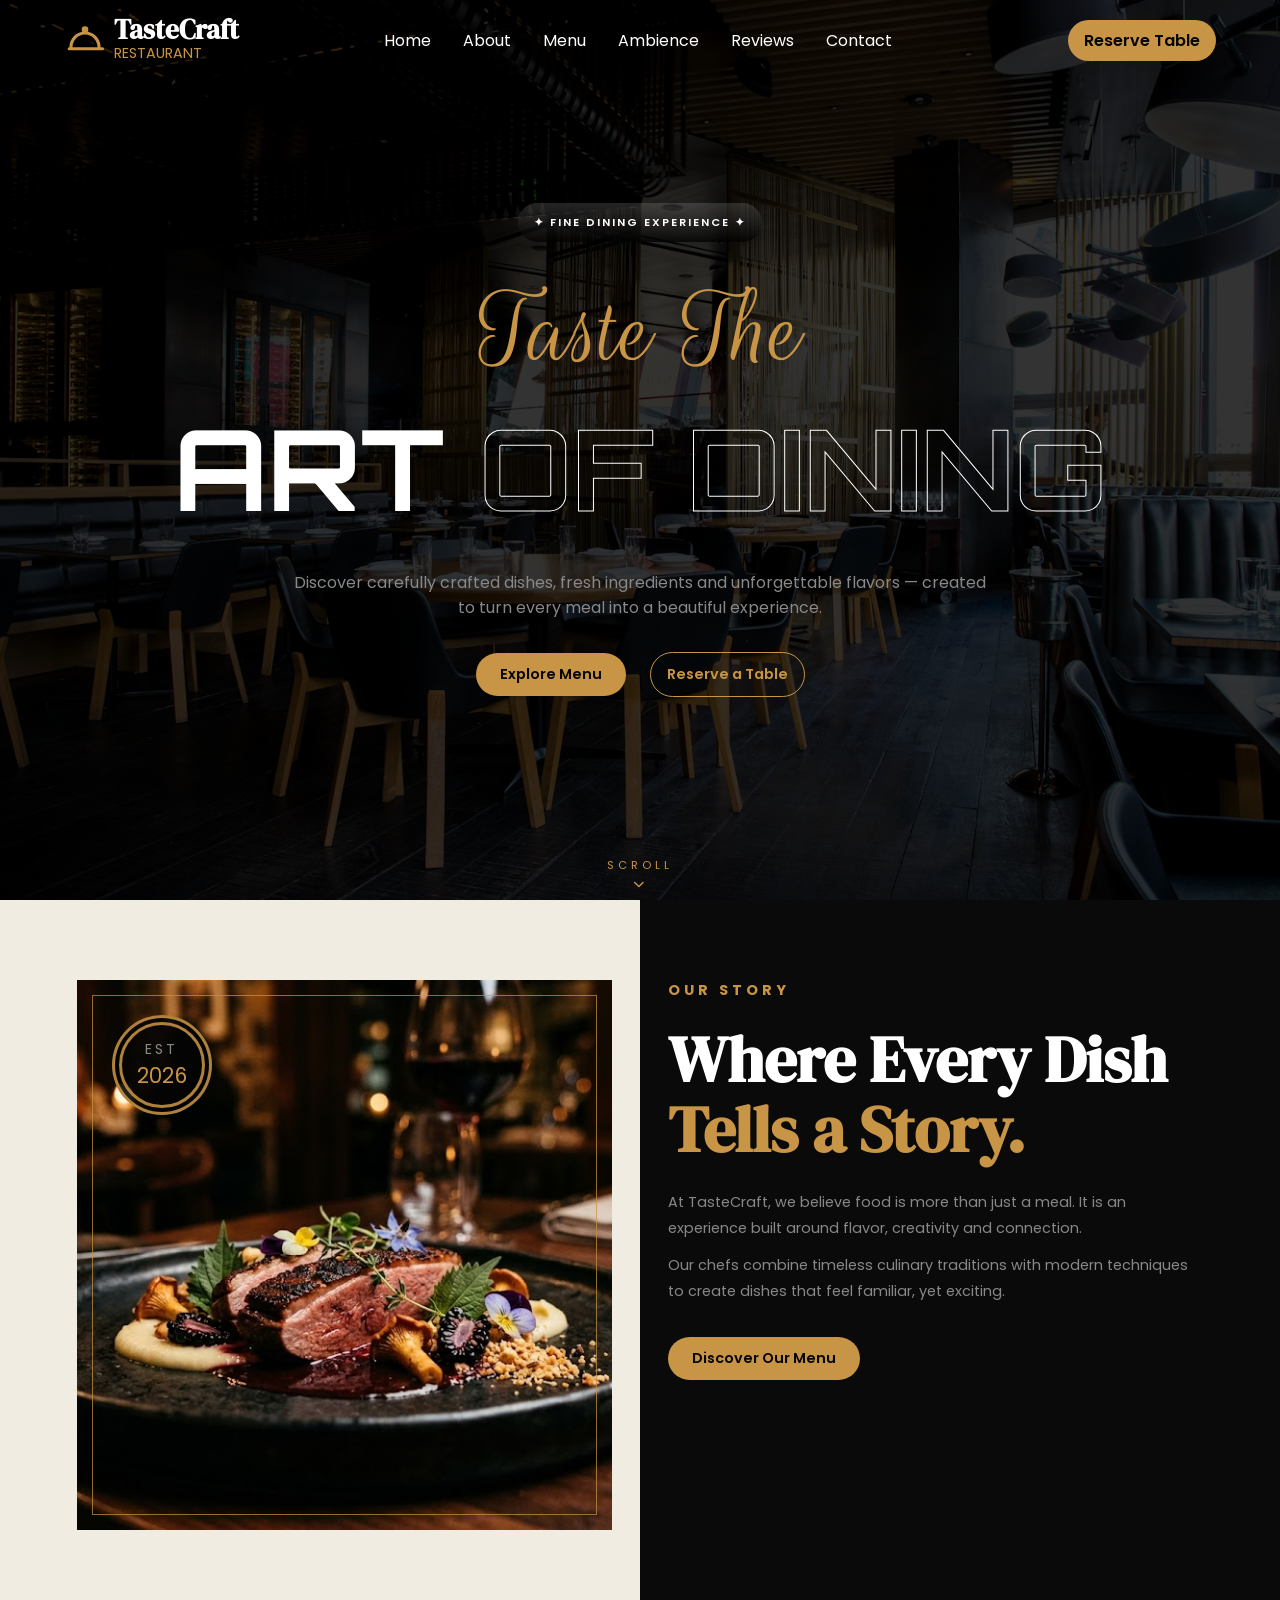
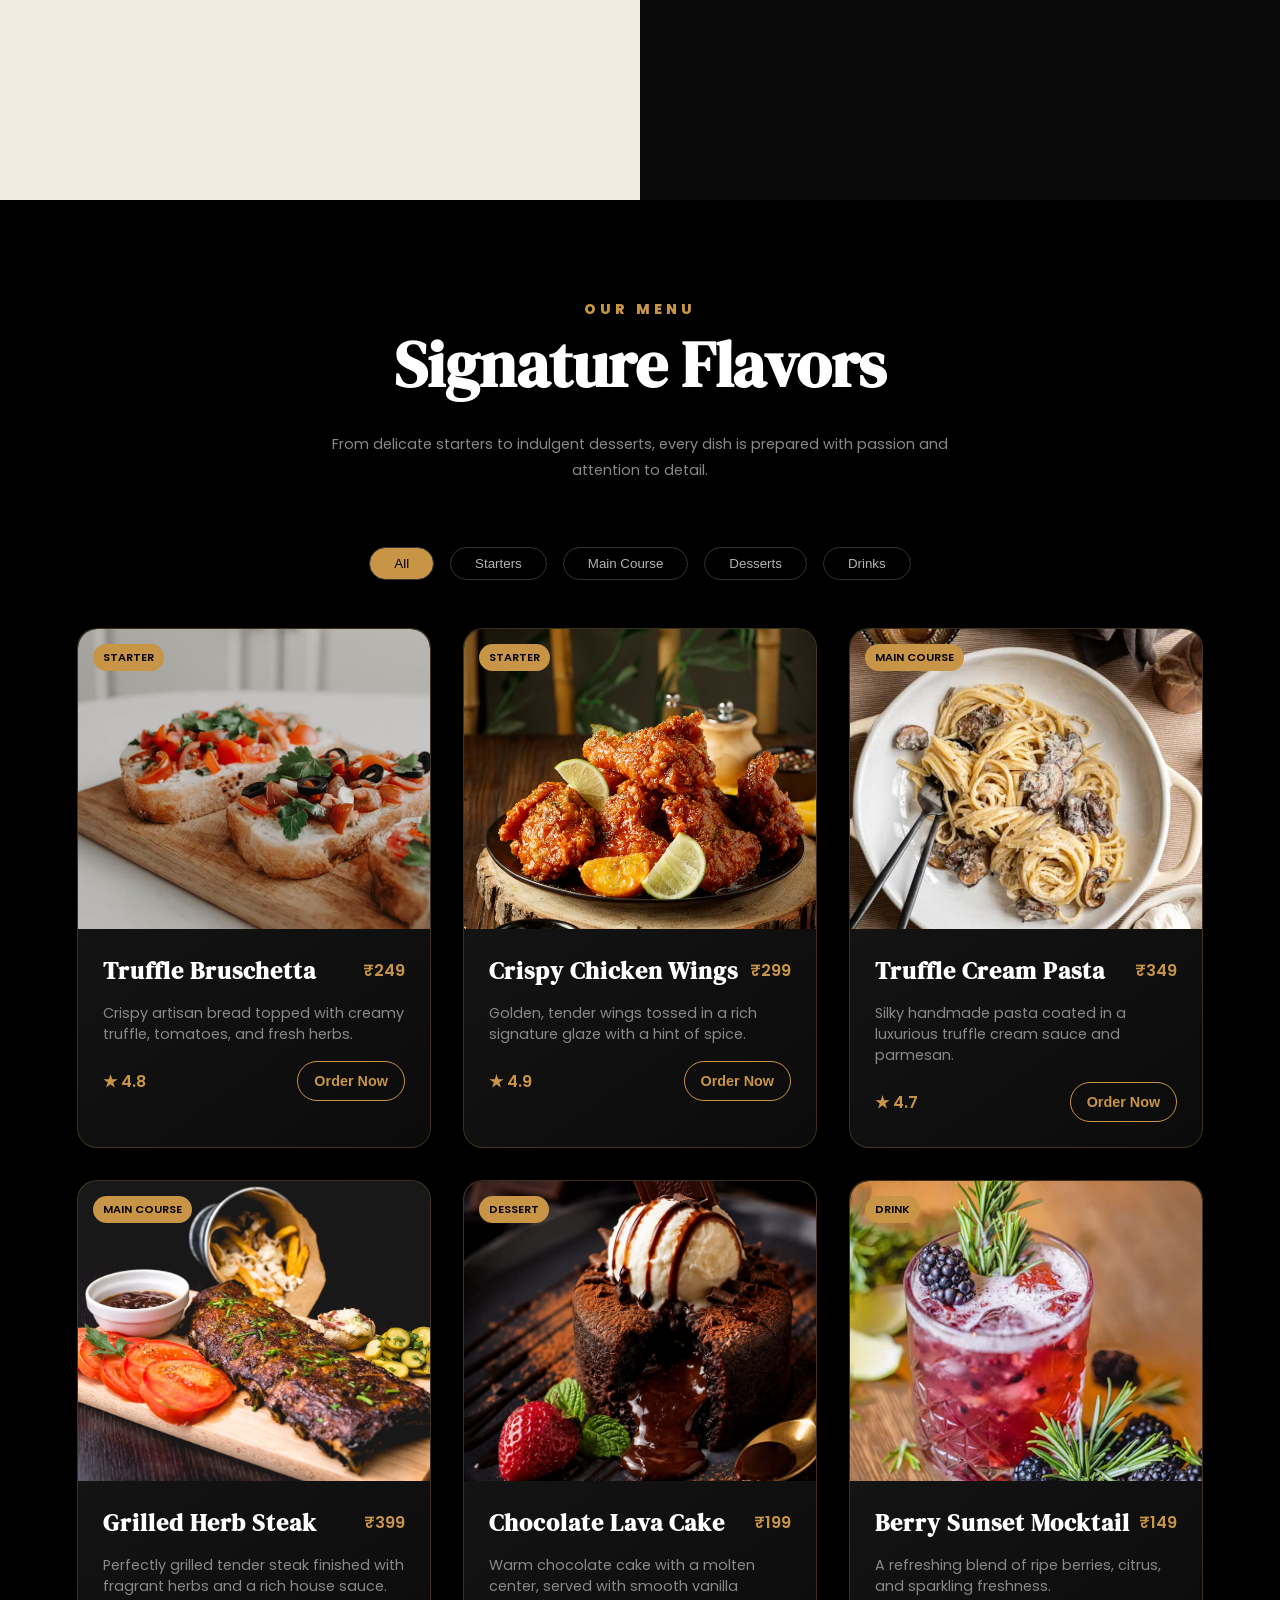
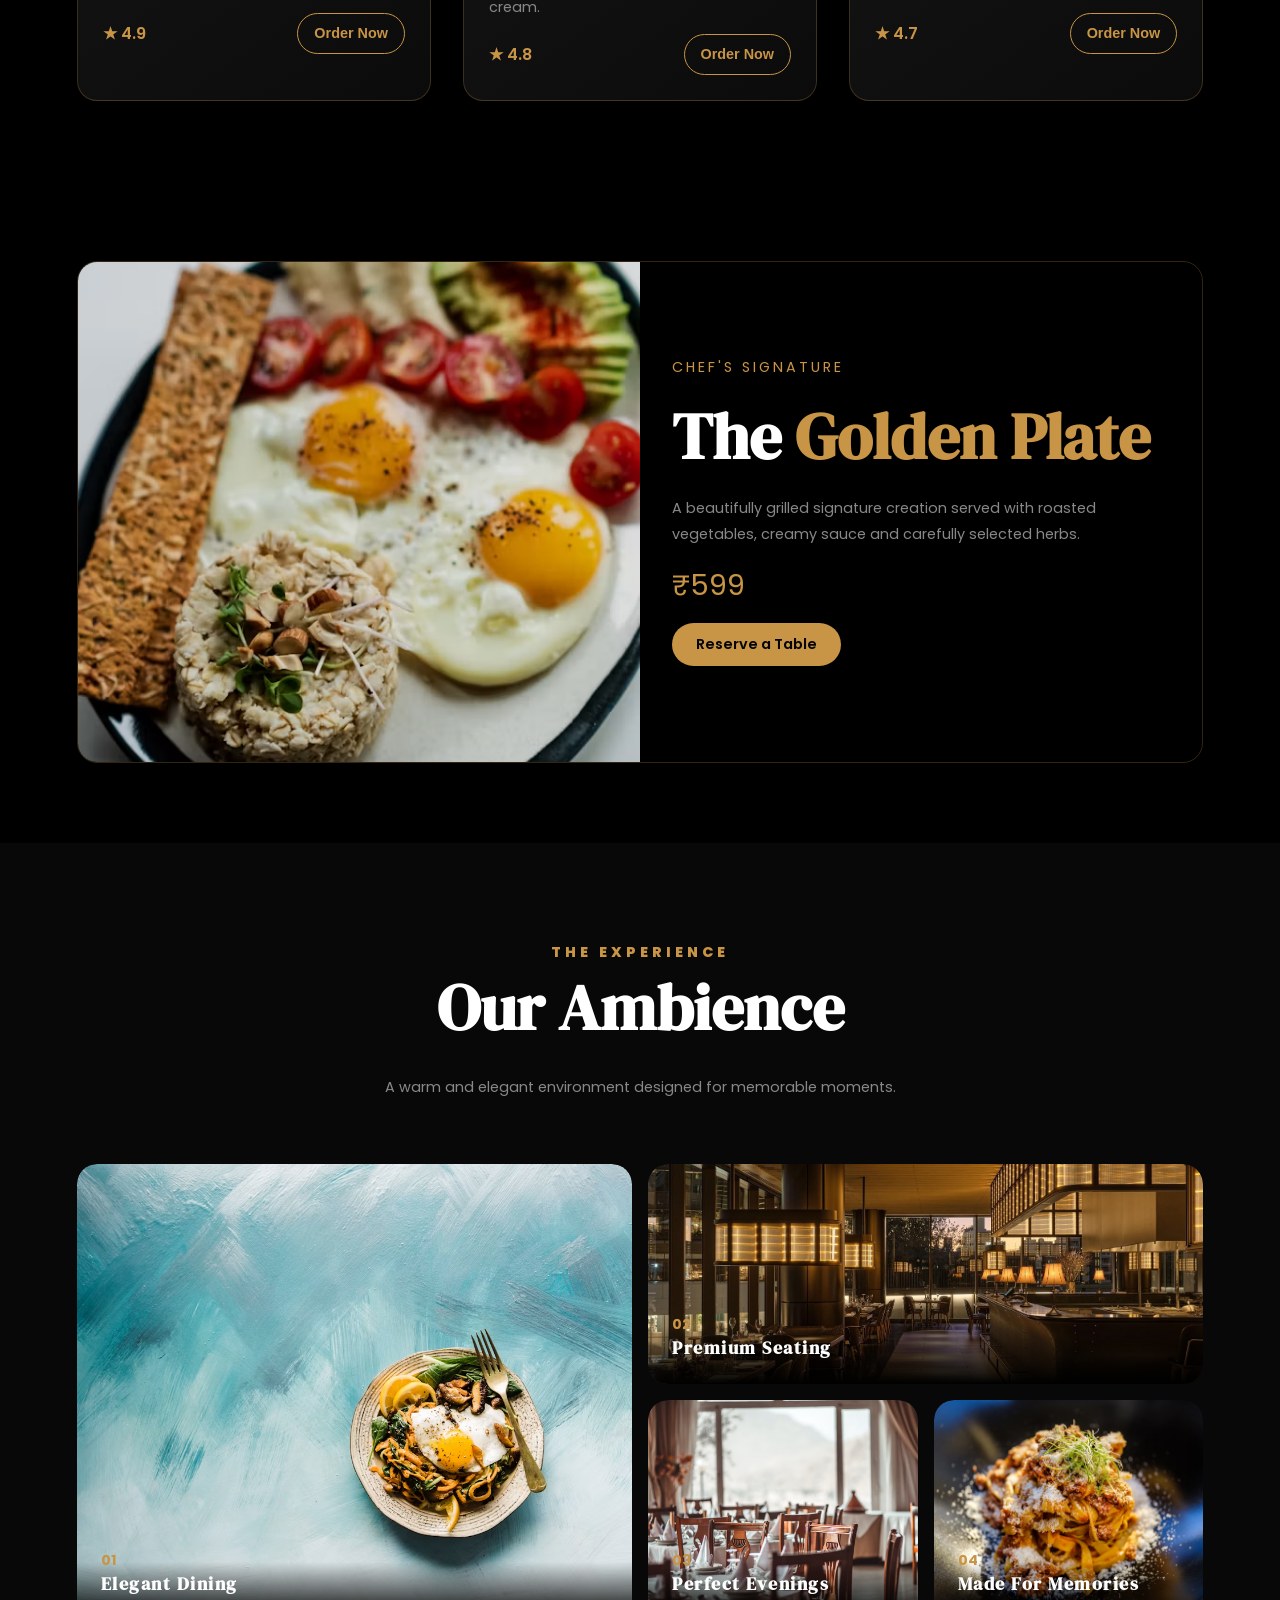
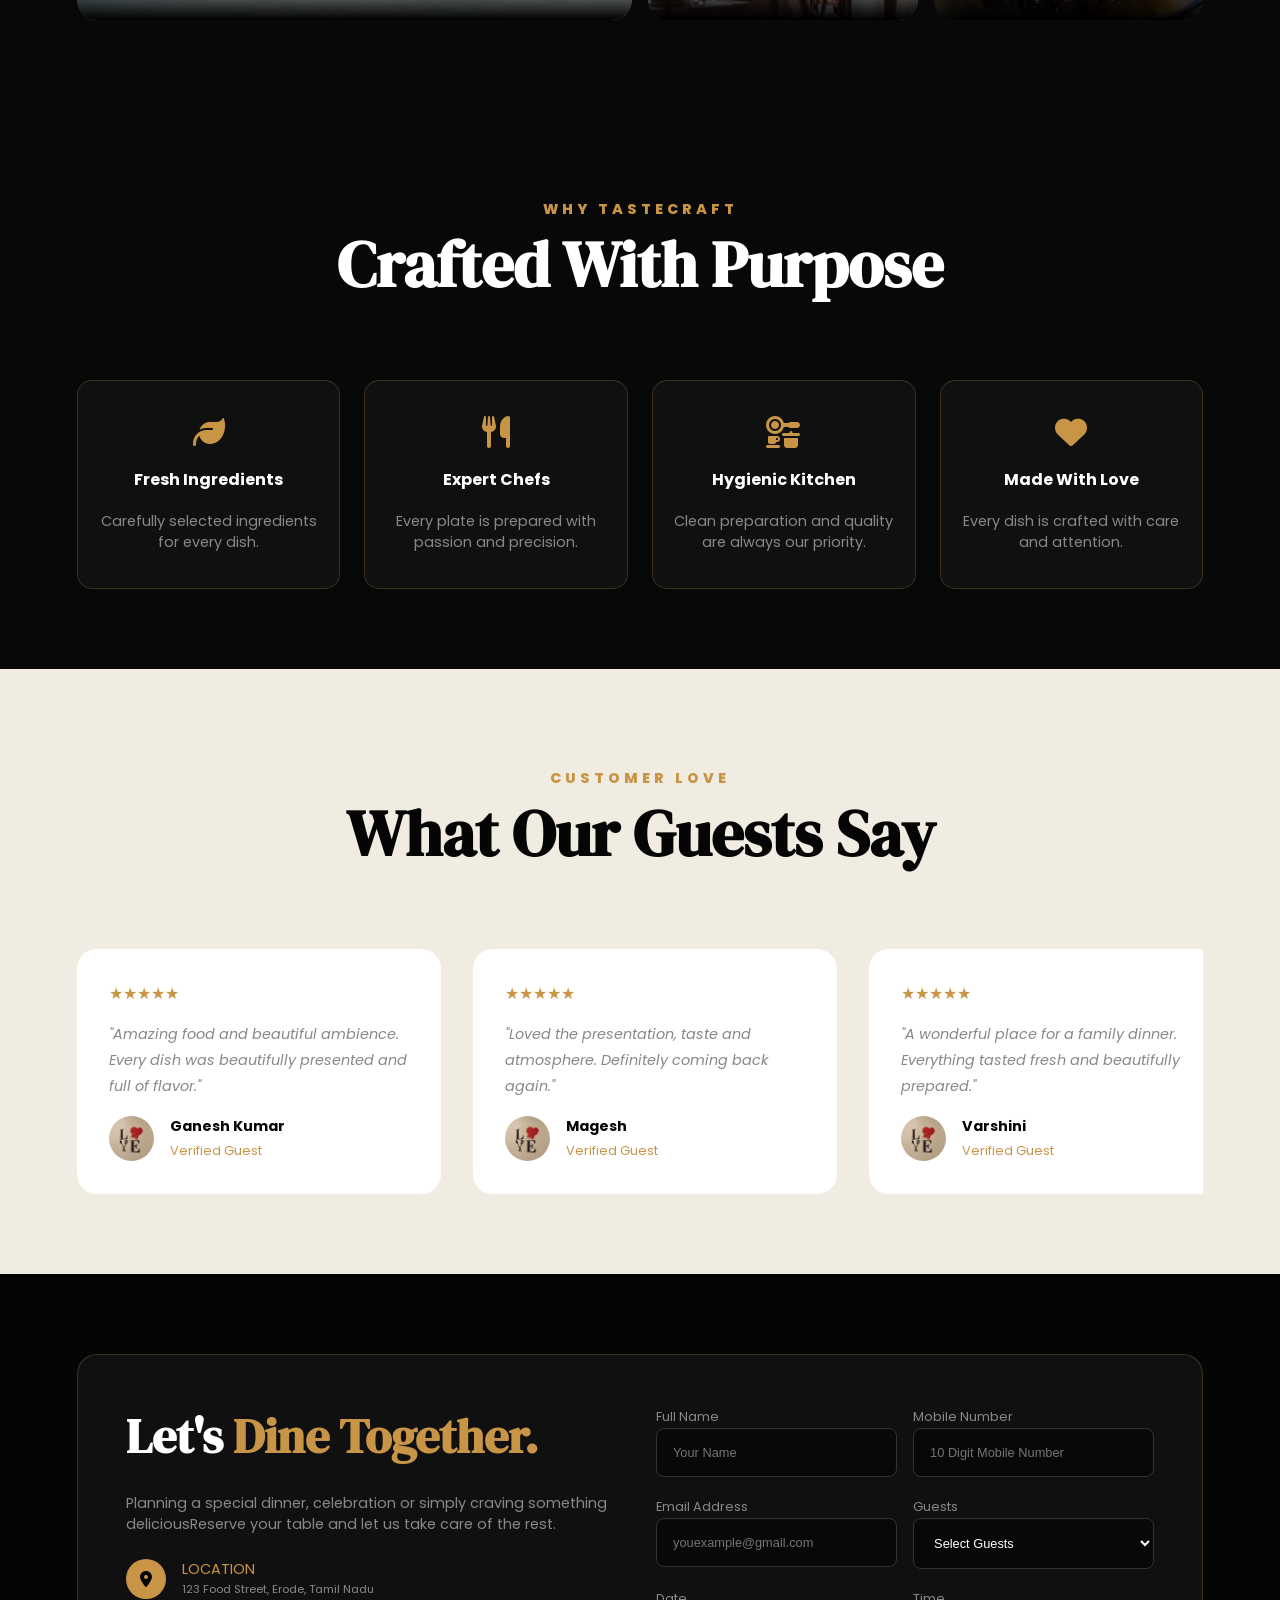
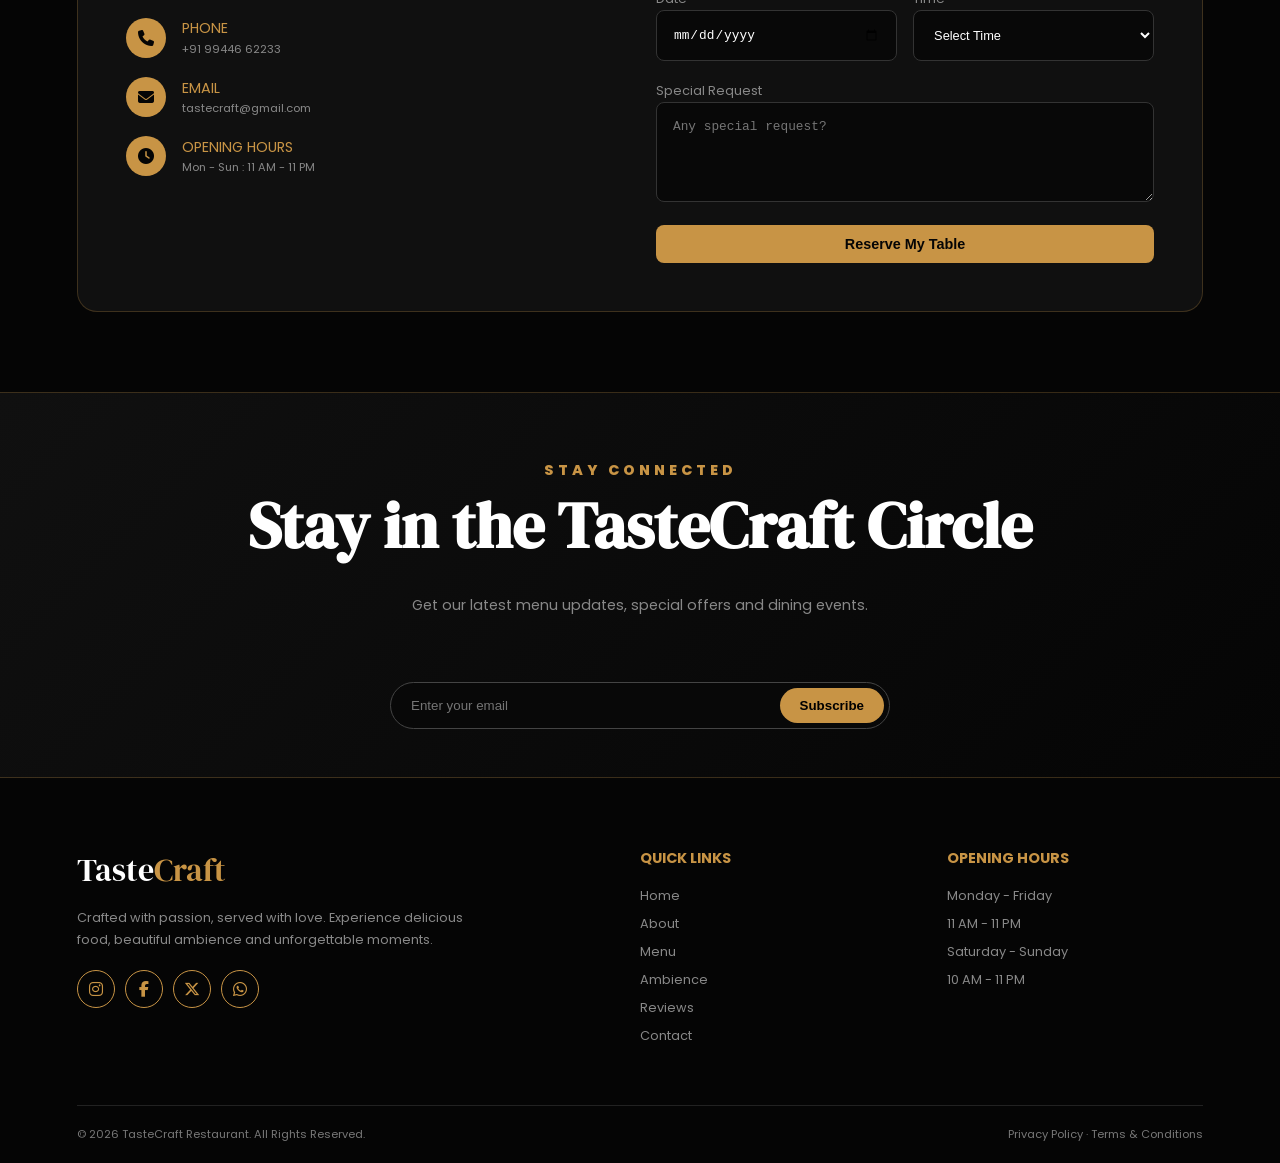
<file: index.html>
<!DOCTYPE html>
<html lang="en">

<head>
    <meta charset="UTF-8">
    <meta name="viewport" content="width=device-width, initial-scale=1.0">
    <title>TasteCraft | Fine Dining Experience</title>

    <!-- style -->
    <link rel="stylesheet" href="styles.css">
    <link rel="stylesheet" href="media.css">

    <!-- Google Fonts -->
    <link rel="preconnect" href="https://fonts.googleapis.com">
    <link rel="preconnect" href="https://fonts.gstatic.com" crossorigin>

    <link
        href="https://fonts.googleapis.com/css2?family=DM+Serif+Display&family=Orbitron:wght@400;500;600;700&family=Poppins:wght@300;400;500;600;700&family=Rouge+Script&display=swap"
        rel="stylesheet">

    <!-- Font Awesome -->
    <link rel="stylesheet" href="https://cdnjs.cloudflare.com/ajax/libs/font-awesome/6.5.2/css/all.min.css">
</head>

<body>
    <!-- =====================================================
     NAVBAR
===================================================== -->
    <header>
        <nav id="navbar">
            <div class="nav-logo">
                <svg class="logo-icon" viewBox="0 0 24 24" fill="none" stroke="#C89445" stroke-width="1.8"
                    stroke-linecap="round" stroke-linejoin="round">
                    <circle cx="12" cy="6" r="1" fill="#C89445" />
                    <path d="M4 16A8 8 0 0 1 20 16" />
                    <line x1="3" y1="17" x2="22" y2="17" />
                </svg>
                <div class="nav-text">
                    <h2>TasteCraft</h2>
                    <p>RESTAURANT</p>
                </div>
            </div>

            <ul id="nav-links">
                <li><a href="#home">Home</a></li>
                <li><a href="#about">About</a></li>
                <li><a href="#menu">Menu</a></li>
                <li><a href="#ambience">Ambience</a></li>
                <li><a href="#reviews">Reviews</a></li>
                <li><a href="#contact">Contact</a></li>
                <li><a href="#contact" class="hide-btn" style="color: var(--black);">Reserve Table</a></li>
            </ul>

            <a href="#contact" class="nav-btn">Reserve Table</a>


            <button id="toggler">
                <span class="hamberger"></span>
            </button>
        </nav>
    </header>

    <!-- =====================================================
         HERO
===================================================== -->
    <section id="home">
        <main class="hero-section">
            <div class="hero-badge">
                ✦ FINE DINING EXPERIENCE ✦
            </div>

            <div class="hero-script">
                Taste The
            </div>

            <h1>
                ART <span>OF DINING</span>
            </h1>

            <p>Discover carefully crafted dishes, fresh ingredients and unforgettable flavors — created to turn every
                meal into a beautiful experience.</p>

            <div class="hero-btn-container">
                <a href="#menu">Explore Menu</a>

                <a href="#contact">Reserve a Table</a>
            </div>

            <div class="scroll-down">SCROLL
                <i class="fa-solid fa-chevron-down"></i>
            </div>
        </main>
    </section>

    <!-- =====================================================
         ABOUT
===================================================== -->
    <section id="about">
        <div class="about-section">
            <div class="about-img">
                <img src="image/about.jpg" alt="About US">
                <div class="about-img-layer">
                    <span>EST</span>
                    <strong> 2026</strong>
                </div>
            </div>

            <div class="about-content">
                <h5>OUR STORY</h5>
                <h2>Where Every Dish<span>
                        Tells a Story.</span></h2>
                <p>At TasteCraft, we believe food is more than just a meal. It is an experience built around flavor,
                    creativity and connection.</p>
                <p>Our chefs combine timeless culinary traditions with modern techniques to create dishes that feel
                    familiar, yet exciting.</p>
                <a href="#menu">Discover Our Menu</a>

            </div>
        </div>
    </section>

    <!-- =====================================================
         MENU
===================================================== -->
    <section id="menu">

        <div class="section-heading">
            <span>OUR MENU</span>
            <h2>Signature Flavors</h2>
            <p>From delicate starters to indulgent desserts, every dish is prepared with passion and attention to
                detail.</p>
        </div>

        <!-- filter -->
        <div class="filter-container">
            <button class="filter-btn active" data-filter="all">All</button>

            <button class="filter-btn" data-filter="starters">Starters</button>

            <button class="filter-btn" data-filter="main">Main Course</button>

            <button class="filter-btn" data-filter="desserts">Desserts</button>

            <button class="filter-btn" data-filter="drinks">Drinks</button>
        </div>

        <!-- card-container -->
        <div class="menu-card">
            <!-- card-1 -->
            <div class="card" data-category="starters">
                <div class="menu-img">
                    <span>starter</span>
                    <img src="image/Truffle Bruschetta.avif" alt="Truffle Bruschetta">
                </div>

                <div class="card-content">
                    <div class="card-top">
                        <h3>Truffle Bruschetta</h3>
                        <span>₹249</span>
                    </div>
                    <p>Crispy artisan bread topped with creamy truffle, tomatoes, and fresh herbs.</p>
                    <div class="card-bottom">
                        <span>★ 4.8</span>
                        <button class="order-btn">Order Now</button>
                    </div>
                </div>
            </div>


            <!-- card-2 -->
            <div class="card" data-category="starters">
                <div class="menu-img">
                    <span>starter</span>
                    <img src="image/Crispy Chicken Wings.avif" alt="TCrispy Chicken Wings">
                </div>

                <div class="card-content">
                    <div class="card-top">
                        <h3>Crispy Chicken Wings</h3>
                        <span>₹299</span>
                    </div>
                    <p>Golden, tender wings tossed in a rich signature glaze with a hint of spice.</p>
                    <div class="card-bottom">
                        <span>★ 4.9</span>
                        <button class="order-btn">Order Now</button>
                    </div>
                </div>
            </div>


            <!-- card-3 -->
            <div class="card" data-category="main">
                <div class="menu-img">
                    <span>main course</span>
                    <img src="image/Truffle Cream Pasta.jpg" alt="Truffle Cream Pasta">
                </div>

                <div class="card-content">
                    <div class="card-top">
                        <h3>Truffle Cream Pasta</h3>
                        <span>₹349</span>
                    </div>
                    <p>Silky handmade pasta coated in a luxurious truffle cream sauce and parmesan.</p>
                    <div class="card-bottom">
                        <span>★ 4.7</span>
                        <button class="order-btn">Order Now</button>
                    </div>
                </div>
            </div>


            <!-- card-4 -->
            <div class="card" data-category="main">
                <div class="menu-img">
                    <span>main course</span>
                    <img src="image/Grilled Herb Steak.avif" alt="Grilled Herb Steak">
                </div>

                <div class="card-content">
                    <div class="card-top">
                        <h3>Grilled Herb Steak</h3>
                        <span>₹399</span>
                    </div>
                    <p>Perfectly grilled tender steak finished with fragrant herbs and a rich house sauce.</p>
                    <div class="card-bottom">
                        <span>★ 4.9</span>
                        <button class="order-btn">Order Now</button>
                    </div>
                </div>
            </div>


            <!-- card-5 -->
            <div class="card" data-category="desserts">
                <div class="menu-img">
                    <span>dessert</span>
                    <img src="image/Chocolate Lava Cake.jpg" alt="Chocolate Lava Cake">
                </div>

                <div class="card-content">
                    <div class="card-top">
                        <h3>Chocolate Lava Cake</h3>
                        <span>₹199</span>
                    </div>
                    <p>Warm chocolate cake with a molten center, served with smooth vanilla cream.</p>
                    <div class="card-bottom">
                        <span>★ 4.8</span>
                        <button class="order-btn">Order Now</button>
                    </div>
                </div>
            </div>


            <!-- card-6 -->
            <div class="card" data-category="drinks">
                <div class="menu-img">
                    <span>drink</span>
                    <img src="image/Berry Sunset Mocktail.avif" alt="Berry Sunset Mocktail">
                </div>

                <div class="card-content">
                    <div class="card-top">
                        <h3>Berry Sunset Mocktail</h3>
                        <span>₹149</span>
                    </div>
                    <p>A refreshing blend of ripe berries, citrus, and sparkling freshness.</p>
                    <div class="card-bottom">
                        <span>★ 4.7</span>
                        <button class="order-btn">Order Now</button>
                    </div>
                </div>
            </div>




        </div>


    </section>

    <!-- =====================================================
         FEATURED DISH
 ===================================================== -->
    <section id="feature">
        <div class="feature-container">
            <div class="feature-img">
                <img src="image/The Golden Plate.avif" alt="CHEF'S SIGNATURE">
            </div>

            <div class="feature-content">
                <span>CHEF'S SIGNATURE</span>

                <h2>The <span>Golden Plate</span></h2>

                <p>A beautifully grilled signature creation served with roasted vegetables, creamy sauce and carefully
                    selected herbs.</p>

                <div>₹599</div>

                <a href="#contact">Reserve a Table</a>
            </div>
        </div>
    </section>

    <!-- =====================================================
         AMBIENCE
===================================================== -->
    <section id="ambience">
        <div class="ambience-container">
            <div class="section-heading">
                <span>THE EXPERIENCE</span>
                <h2>Our Ambience </h2>
                <p>A warm and elegant environment designed for memorable moments.</p>
            </div>

            <div class="gallery-container">
                <!-- image 1 -->
                <div class="container one">
                    <img src="image/dining.avif" alt="Elegant Dining">

                    <div class="container-text">
                        <span>01</span>
                        <h3>Elegant Dining</h3>
                    </div>
                </div>


                <!-- image 2 -->
                <div class="container two">
                    <img src="image/indoor.jpg" alt="Premium Seating">

                    <div class="container-text">
                        <span>02</span>
                        <h3>Premium Seating</h3>
                    </div>
                </div>


                <!-- image 3 -->
                <div class="container">
                    <img src="image/seating 1.avif" alt="Perfect Evenings">

                    <div class="container-text">
                        <span>03</span>
                        <h3>Perfect Evenings</h3>
                    </div>
                </div>


                <!-- image 4 -->
                <div class="container">
                    <img src="image/memory.avif" alt="Made For Memories">

                    <div class="container-text">
                        <span>04</span>
                        <h3>Made For Memories</h3>
                    </div>
                </div>




            </div>
        </div>
    </section>


    <!-- =====================================================
         WHY US
===================================================== -->
    <section id="why-us">
        <div class="why-us">
            <div class="section-heading">
                <span>WHY TASTECRAFT</span>
                <h2>Crafted With Purpose</h2>
            </div>

            <div class="why-grid">

                <!--card 1 -->
                <div class="why-card">
                    <i class="fa-solid fa-leaf"></i>

                    <h3>
                        Fresh Ingredients
                    </h3>

                    <p>
                        Carefully selected ingredients
                        for every dish.
                    </p>
                </div>

                <!-- card 2 -->
                <div class="why-card">
                    <i class="fa-solid fa-utensils"></i>

                    <h3>
                        Expert Chefs
                    </h3>

                    <p>
                        Every plate is prepared with
                        passion and precision.
                    </p>
                </div>

                <!-- card 3-->
                <div class="why-card">
                    <i class="fa-solid fa-kitchen-set"></i>

                    <h3>
                        Hygienic Kitchen
                    </h3>

                    <p>
                        Clean preparation and quality
                        are always our priority.
                    </p>
                </div>


                <!-- card 4 -->
                <div class="why-card">
                    <i class="fa-solid fa-heart"></i>

                    <h3>
                        Made With Love
                    </h3>

                    <p>
                        Every dish is crafted with
                        care and attention.
                    </p>
                </div>
            </div>
        </div>
    </section>

    <!-- =====================================================
         REVIEWS
===================================================== -->
    <section id="reviews">
        <div class="reviews">
            <div class="section-heading">
                <span>CUSTOMER LOVE</span>
                <h2 style="color: var(--black);">What Our Guests Say</h2>
            </div>

            <div class="review-wrapper">
                <div class="reviews-container">

                    <!-- card-1 -->
                    <div class="review-card">
                        <div class="stars">★★★★★</div>
                        <p>"Amazing food and beautiful ambience. Every dish was beautifully presented and full of
                            flavor."
                        </p>

                        <div class="customer">
                            <img src="image/memorys.jpg" alt="">
                            <div>
                                <h4>Ganesh Kumar</h4>
                                <span>Verified Guest</span>
                            </div>
                        </div>
                    </div>



                    <!-- card-2 -->
                    <div class="review-card">
                        <div class="stars">★★★★★</div>

                        <p>"Loved the presentation, taste and atmosphere. Definitely coming back again."</p>

                        <div class="customer">
                            <img src="image/memorys.jpg" alt="">
                            <div>
                                <h4>Magesh</h4>
                                <span>Verified Guest</span>
                            </div>
                        </div>
                    </div>



                    <!-- card-3 -->
                    <div class="review-card">
                        <div class="stars">★★★★★</div>
                        <p>"A wonderful place for a family dinner. Everything tasted fresh and beautifully prepared."
                        </p>

                        <div class="customer">
                            <img src="image/memorys.jpg" alt="">
                            <div>
                                <h4>Varshini </h4>
                                <span>Verified Guest</span>
                            </div>
                        </div>
                    </div>



                    <!-- card-4 -->
                    <div class="review-card">
                        <div class="stars">★★★★★</div>
                        <p> "The food was absolutely amazing. Every dish
                            was fresh, beautifully presented and full of flavour."</p>

                        <div class="customer">
                            <img src="image/memorys.jpg" alt="">
                            <div>
                                <h4>Arun Kumar</h4>
                                <span>Food Lover</span>
                            </div>
                        </div>
                    </div>



                    <!-- card-5 -->
                    <div class="review-card">
                        <div class="stars">★★★★★</div>
                        <p>
                            "Beautiful ambience, excellent service and
                            delicious food. Definitely coming back again!"
                        </p>

                        <div class="customer">
                            <img src="image/memorys.jpg" alt="">
                            <div>
                                <h4> Raj</h4>
                                <span>Happy Guest</span>
                            </div>
                        </div>
                    </div>



                    <!-- card-6 -->
                    <div class="review-card">
                        <div class="stars">★★★★★</div>
                        <p>
                            "One of the best dining experiences I have had.
                            Everything was perfectly prepared and presented."
                        </p>

                        <div class="customer">
                            <img src="image/memorys.jpg" alt="">
                            <div>
                                <h4>Vignesh S</h4>
                                <span>Regular Guest</span>
                            </div>
                        </div>
                    </div>
                    <!-- duplicate -->


                    <!-- card-1 -->
                    <div class="review-card" aria-hidden="true">
                        <div class="stars">★★★★★</div>
                        <p>"Amazing food and beautiful ambience. Every dish was beautifully presented and full of
                            flavor."
                        </p>

                        <div class="customer">
                            <img src="image/memorys.jpg" alt="">
                            <div>
                                <h4>Ganesh Kumar</h4>
                                <span>Verified Guest</span>
                            </div>
                        </div>
                    </div>



                    <!-- card-2 -->
                    <div class="review-card" aria-hidden="true">
                        <div class="stars">★★★★★</div>

                        <p>"Loved the presentation, taste and atmosphere. Definitely coming back again."</p>

                        <div class="customer">
                            <img src="image/memorys.jpg" alt="">
                            <div>
                                <h4>Magesh</h4>
                                <span>Verified Guest</span>
                            </div>
                        </div>
                    </div>



                    <!-- card-3 -->
                    <div class="review-card" aria-hidden="true">
                        <div class="stars">★★★★★</div>
                        <p>"A wonderful place for a family dinner. Everything tasted fresh and beautifully prepared."
                        </p>

                        <div class="customer">
                            <img src="image/memorys.jpg" alt="">
                            <div>
                                <h4>Varshini </h4>
                                <span>Verified Guest</span>
                            </div>
                        </div>
                    </div>



                    <!-- card-4 -->
                    <div class="review-card" aria-hidden="true">
                        <div class="stars">★★★★★</div>
                        <p> "The food was absolutely amazing. Every dish
                            was fresh, beautifully presented and full of flavour."</p>

                        <div class="customer">
                            <img src="image/memorys.jpg" alt="">
                            <div>
                                <h4>Arun Kumar</h4>
                                <span>Food Lover</span>
                            </div>
                        </div>
                    </div>



                    <!-- card-5 -->
                    <div class="review-card" aria-hidden="true">
                        <div class="stars">★★★★★</div>
                        <p>
                            "Beautiful ambience, excellent service and
                            delicious food. Definitely coming back again!"
                        </p>

                        <div class="customer">
                            <img src="image/memorys.jpg" alt="">
                            <div>
                                <h4> Raj</h4>
                                <span>Happy Guest</span>
                            </div>
                        </div>
                    </div>



                    <!-- card-6 -->
                    <div class="review-card" aria-hidden="true">
                        <div class="stars">★★★★★</div>
                        <p>
                            "One of the best dining experiences I have had.
                            Everything was perfectly prepared and presented."
                        </p>

                        <div class="customer">
                            <img src="image/memorys.jpg" alt="">
                            <div>
                                <h4>Vignesh S</h4>
                                <span>Regular Guest</span>
                            </div>
                        </div>
                    </div>








                </div>
            </div>
        </div>
    </section>

    <!-- =====================================================
         RESERVATION
 ===================================================== -->
    <section id="contact">
        <div class="contact-container">

            <div class="address">

                <h2> Let's <span>Dine Together.</span> </h2>

                <p> Planning a special dinner, celebration or simply craving something deliciousReserve your table and
                    let us take care of the rest.</p>

                <!-- item -1 -->
                <div class="contact-item">
                    <i class="fa-solid fa-location-dot"></i>

                    <div>
                        <span>LOCATION</span>
                        <p>123 Food Street, Erode, Tamil Nadu</p>
                    </div>

                </div>


                <!-- item -2 -->
                <div class="contact-item">
                    <i class="fa-solid fa-phone"></i>
                    <div>
                        <span>PHONE</span>
                        <p>+91 99446 62233</p>
                    </div>

                </div>


                <!-- item -3 -->
                <div class="contact-item">
                    <i class="fa-solid fa-envelope"></i>

                    <div>
                        <span>EMAIL</span>
                        <p>tastecraft@gmail.com</p>
                    </div>

                </div>


                <!-- item -4 -->
                <div class="contact-item">
                    <i class="fa-solid fa-clock"></i>

                    <div>
                        <span>
                            OPENING HOURS</span>
                        <p>Mon - Sun : 11 AM - 11 PM</p>
                    </div>

                </div>


            </div>
            <!-- form -->
                 <div class="form-container">
            <form id="ReservationForm">
                <div class="form-grid">

                    <!-- grid-1 -->
                    <div class="form-content">
                        <label>Full Name</label>
                        <input type="text" placeholder="Your Name" id="name">
                        <small class="form-error"> Please enter your name.</small>
                    </div>

                    <!-- grid-2 -->
                    <div class="form-content">
                        <label>Mobile Number</label>
                        <input  placeholder="10 Digit Mobile Number" type="tel" inputmode="numeric" pattern="[0-9]{10}" maxlength="10" id="phone">
                        <small class="form-error"> Enter a valid mobile number.</small>
                    </div>

                    <!-- grid-3 -->
                    <div class="form-content">
                        <label>Email Address</label>
                        <input type="email" placeholder="youexample@gmail.com" id="email">
                        <small class="form-error"> Please enter a valid email.</small>
                    </div>

                    <!-- grid-4 -->
                    <div class="form-content">
                        <label>Guests</label>
                        <select id="guests">

                            <option value="">
                                Select Guests
                            </option>

                            <option value="1">
                                1 Guest
                            </option>

                            <option value="2">
                                2 Guests
                            </option>

                            <option value="3">
                                3 Guests
                            </option>

                            <option value="4">
                                4 Guests
                            </option>

                            <option value="5">
                                5 Guests
                            </option>

                            <option value="6">
                                6 Guests
                            </option>

                            <option value="7">
                                7 Guests
                            </option>

                            <option value="8">
                                8 Guests
                            </option>

                        </select>
                        <small class="form-error">Please Select Guest</small>
                    </div>

                    <!-- grid-5 -->
                    <div class="form-content">
                        <label>Date</label>
                        <input type="date" id="date">
                        <small class="form-error"> Please select a valid date.</small>
                    </div>

                    <!-- grid-6 -->
                    <div class="form-content">
                        <label>Time</label>
                        <select id="time">

                            <option value="">
                                Select Time
                            </option>

                            <option>
                                11:00 AM
                            </option>

                            <option>
                                12:00 PM
                            </option>

                            <option>
                                1:00 PM
                            </option>

                            <option>
                                6:00 PM
                            </option>

                            <option>
                                7:00 PM
                            </option>

                            <option>
                                8:00 PM
                            </option>

                            <option>
                                9:00 PM
                            </option>

                            <option>
                                10:00 PM
                            </option>

                        </select>
                        <small class="form-error">Please Select Time</small>
                    </div>


                    <div class="form-content full">

                        <label>
                            Special Request
                        </label>

                        <textarea id="message" placeholder="Any special request?"></textarea>

                    </div>
                </div>

                <button type="submit" class="submit-btn" >
                    Reserve My Table
                </button>
            </form>
            <!-- SUCCESS -->

            <div class="success" id="success">

                <i class="fa-solid fa-check"></i>

                <h3>
                    Table Reserved!
                </h3>

                <p>
                    Thank you for choosing
                    TasteCraft.
                </p>

            </div>

        </div>
        </div>
    </section>

    <!-- =====================================================
         NEWSLETTER
===================================================== -->
<section id="newsletter">
    <div class="news">
        <div class="section-heading">
            <span>STAY CONNECTED</span>
            <h2>Stay in the TasteCraft Circle</h2>
            <p class="news-para">Get our latest menu updates, special offers and dining events.</p>
        </div>


         <form
                class="newsletter-form"
                id="newsletterForm">

                <input
                    type="email"
                    id="newsletterEmail"
                    placeholder="Enter your email"
                    required>

                <button type="submit">
                    Subscribe
                </button>

            </form>
    </div>
</section>

    <!-- =====================================================
         FOOTER
===================================================== -->
  <footer>

        <div class="footer-container">


            <div class="footer-info">

                <div class="footer-logo">

                    Taste<span>Craft</span>

                </div>

                <p>

                    Crafted with passion,
                    served with love.

                    Experience delicious food,
                    beautiful ambience and
                    unforgettable moments.

                </p>


                <div class="social-icons">

                    <a href="#"
                        aria-label="Instagram">

                        <i class="fa-brands fa-instagram"></i>

                    </a>

                    <a href="#"
                        aria-label="Facebook">

                        <i class="fa-brands fa-facebook-f"></i>

                    </a>

                    <a href="#"
                        aria-label="Twitter">

                        <i class="fa-brands fa-x-twitter"></i>

                    </a>

                    <a href="#"
                        aria-label="WhatsApp">

                        <i class="fa-brands fa-whatsapp"></i>

                    </a>

                </div>

            </div>


            <div class="footer-col">

                <h3>
                    QUICK LINKS
                </h3>

                <ul>

                    <li>
                        <a href="#home">
                            Home
                        </a>
                    </li>

                    <li>
                        <a href="#about">
                            About
                        </a>
                    </li>

                    <li>
                        <a href="#menu">
                            Menu
                        </a>
                    </li>

                    <li>
                        <a href="#ambience">
                            Ambience
                        </a>
                    </li>

                    <li>
                        <a href="#reviews">
                            Reviews
                        </a>
                    </li>

                    <li>
                        <a href="#contact">
                            Contact
                        </a>
                    </li>

                </ul>

            </div>


            <div class="footer-col">

                <h3>
                    OPENING HOURS
                </h3>

                <ul>

                    <li>
                        Monday - Friday
                    </li>

                    <li>
                        11 AM - 11 PM
                    </li>

                    <li>
                        Saturday - Sunday
                    </li>

                    <li>
                        10 AM - 11 PM
                    </li>

                </ul>

            </div>

        </div>


        <div class="footer-bottom">

            <p>
                © 2026 TasteCraft Restaurant.
                All Rights Reserved.
            </p>

            <p>
                Privacy Policy · Terms & Conditions
            </p>

        </div>

    </footer>

    <!-- =====================================================
         JAVASCRIPT
===================================================== -->
<script src="script.js">
   


</script>
</body>

</html>
</file>
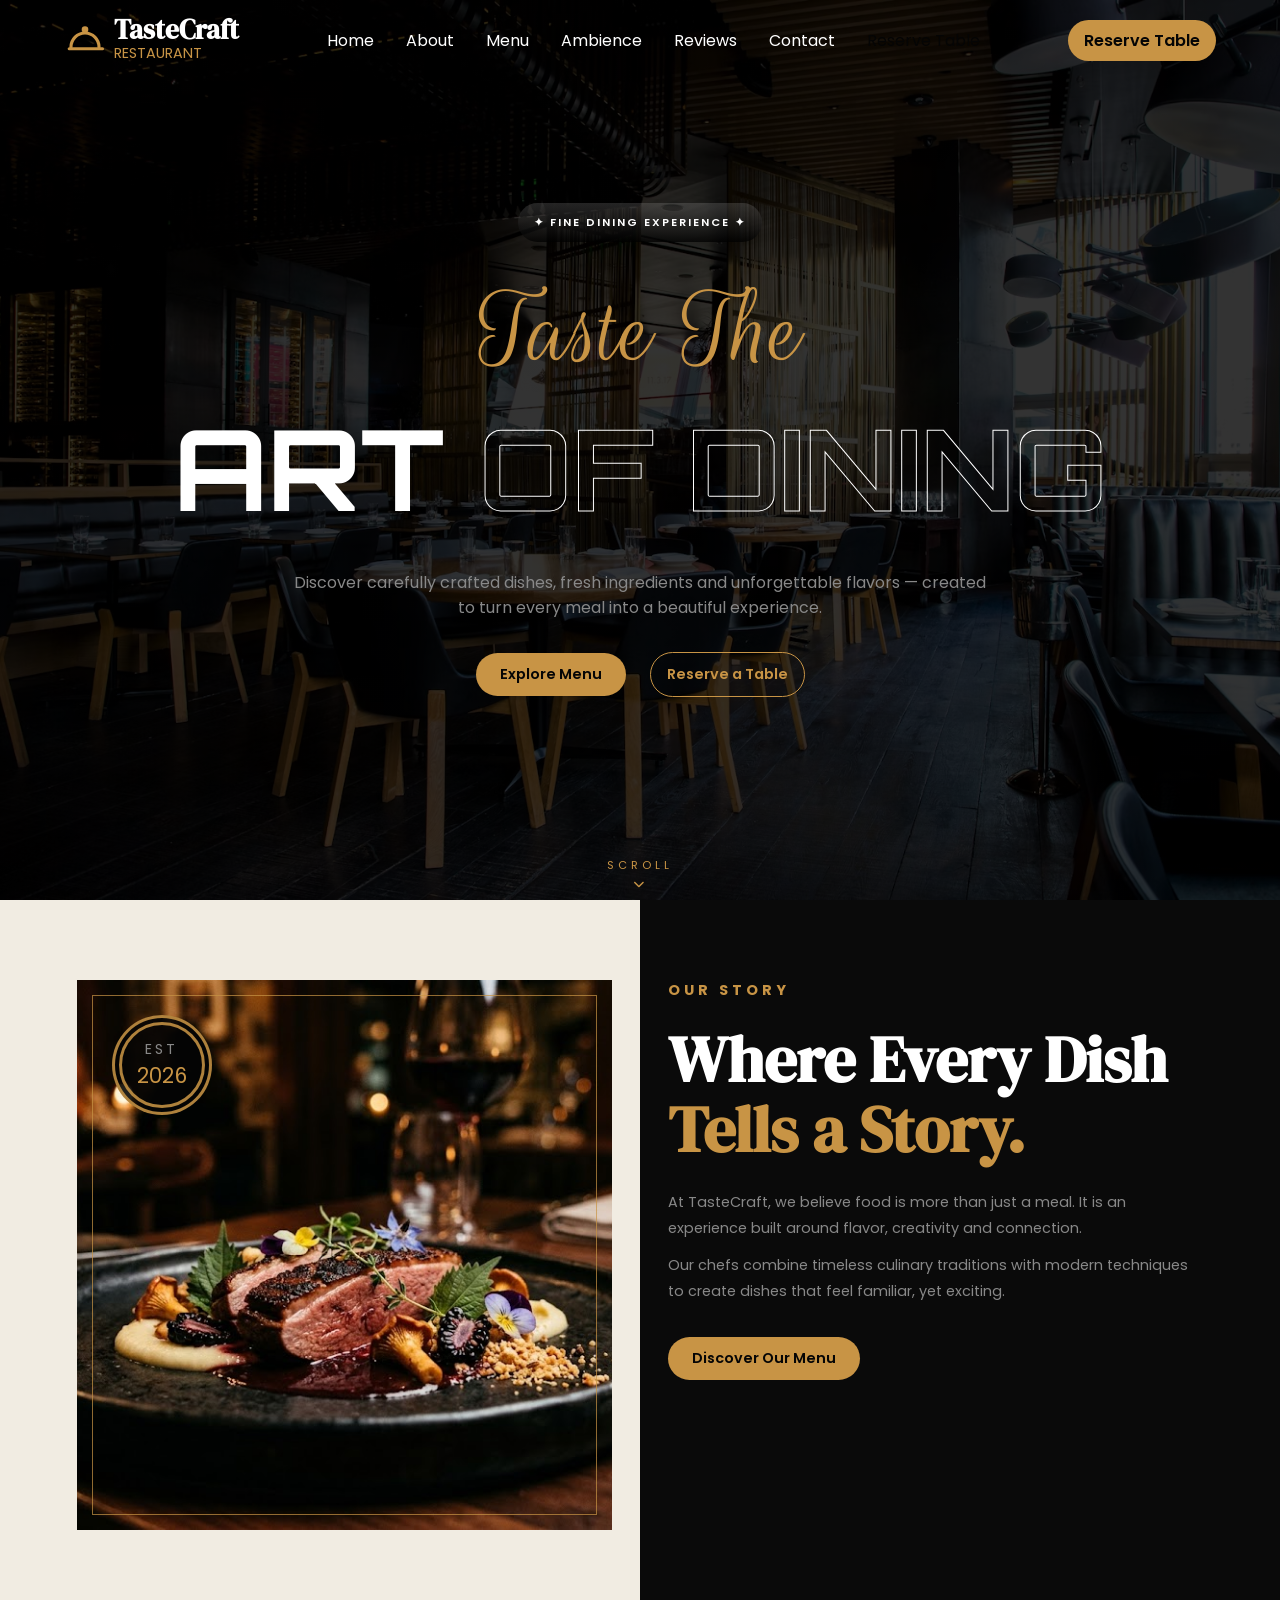
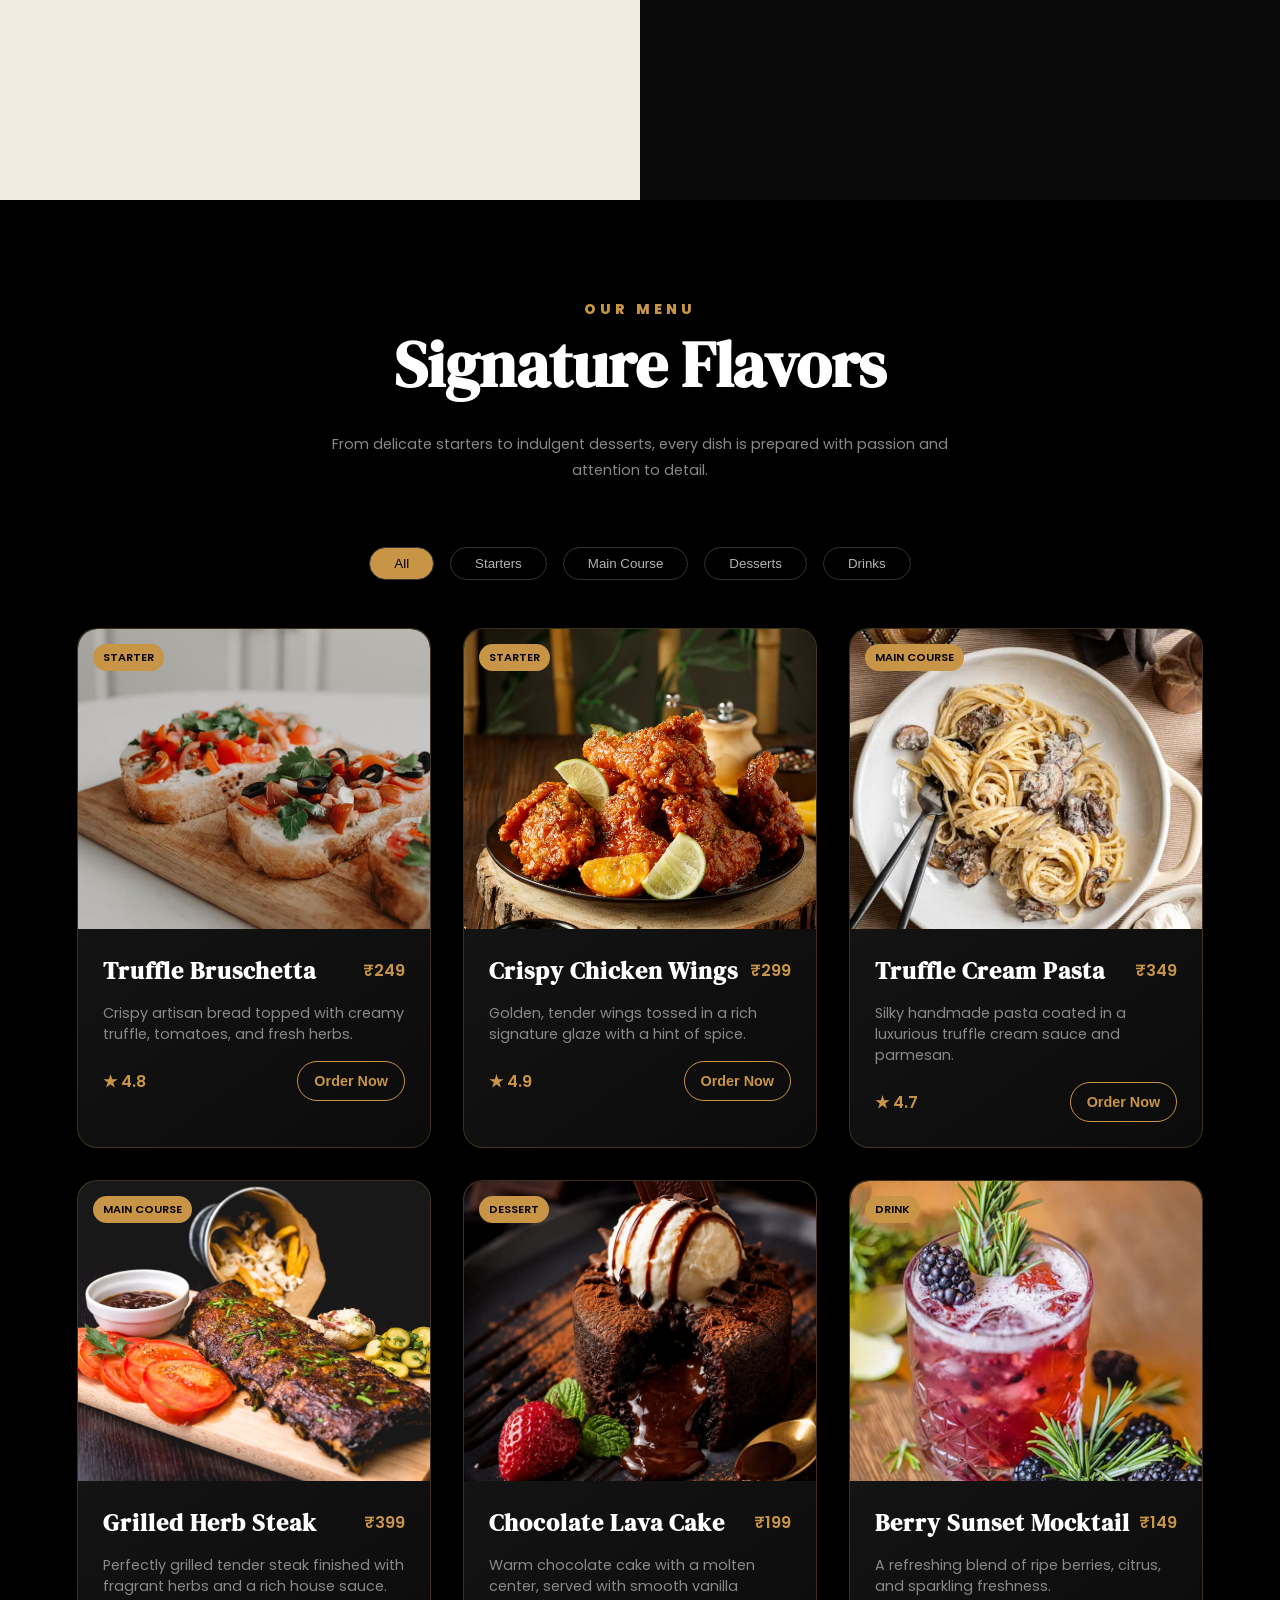
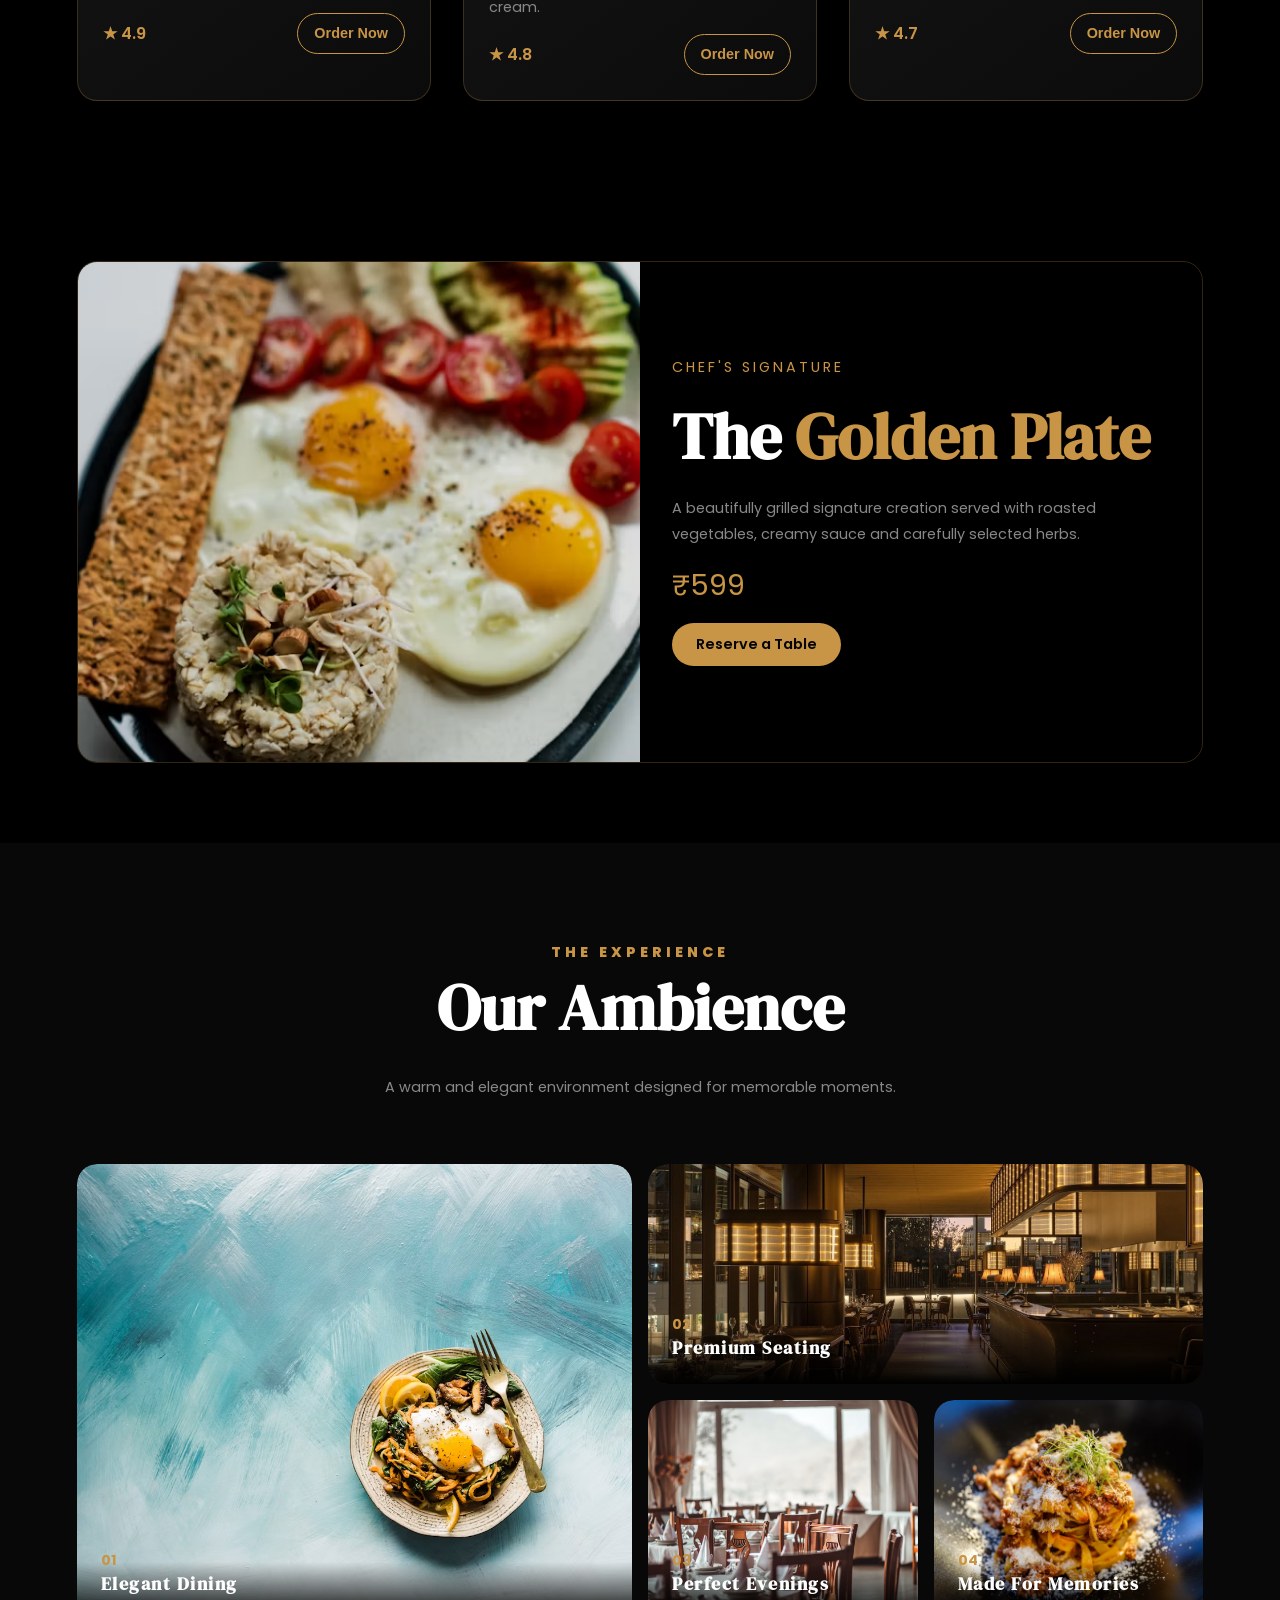
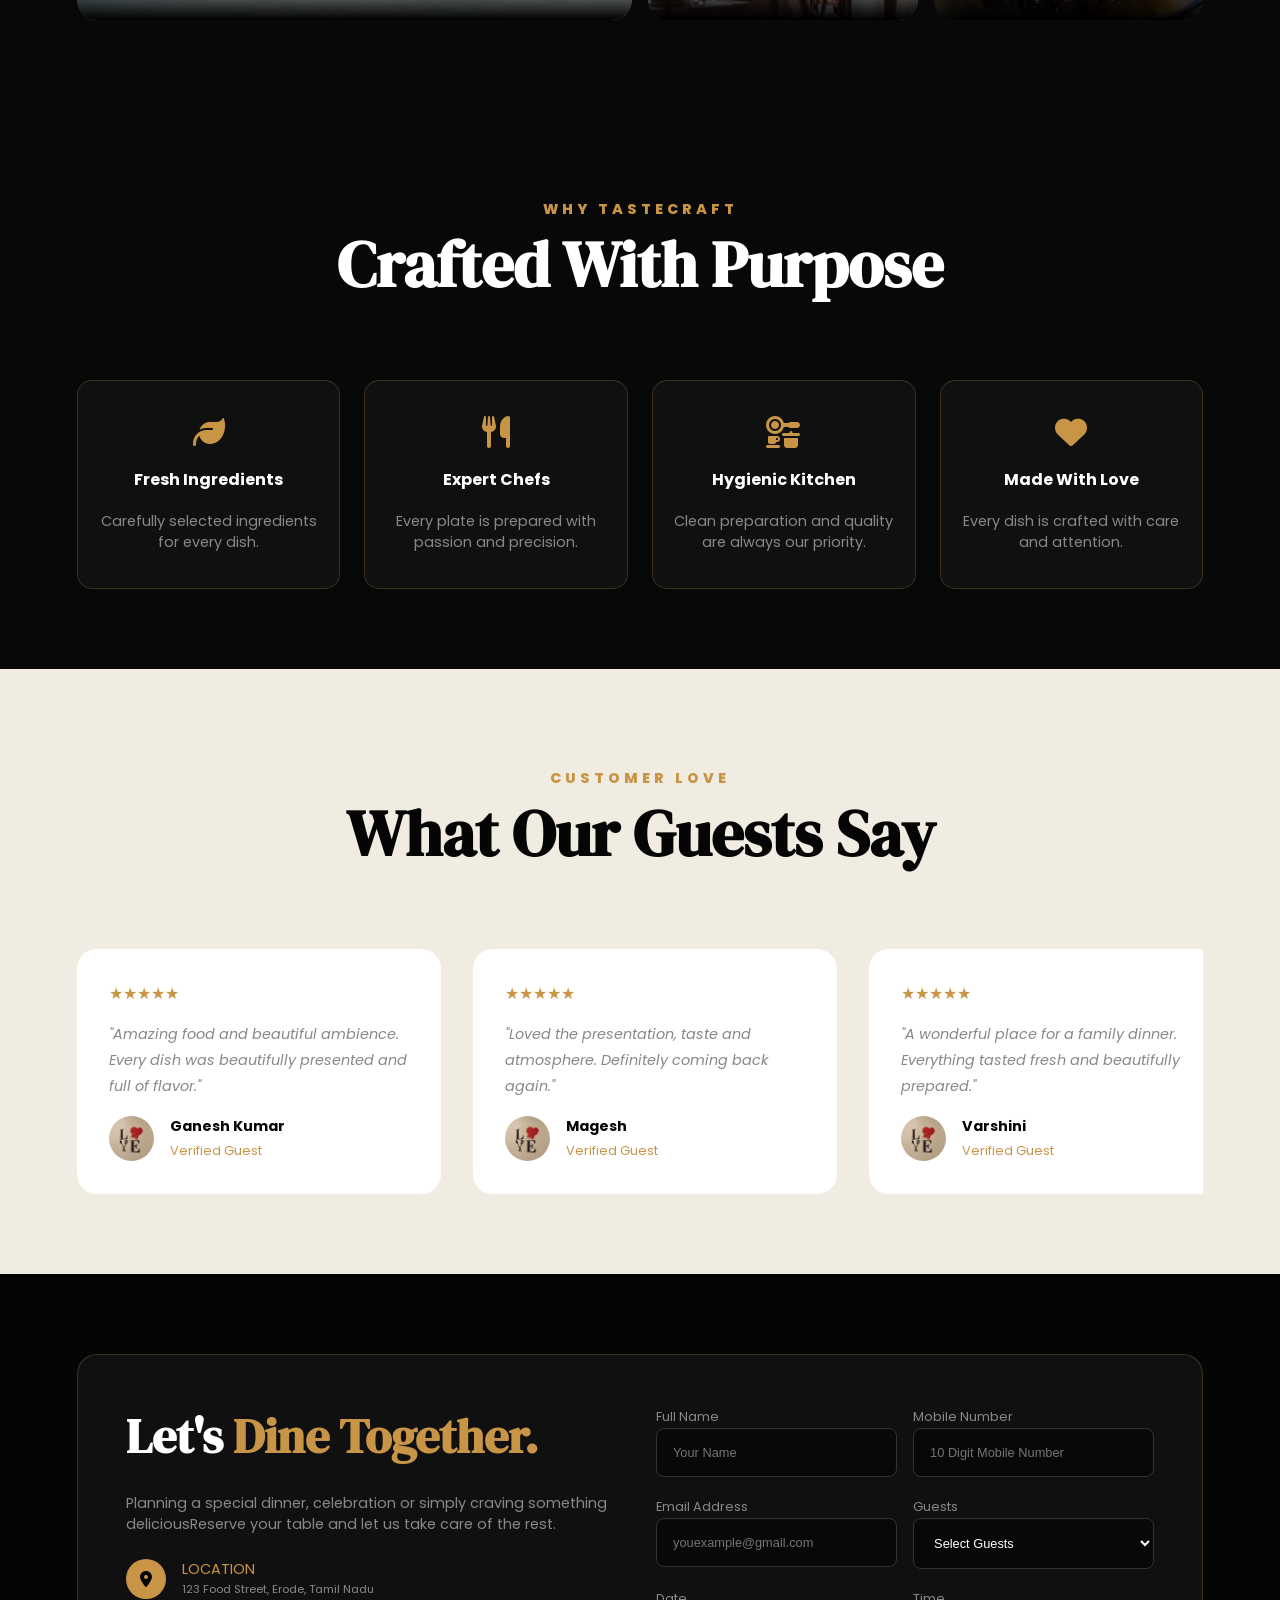
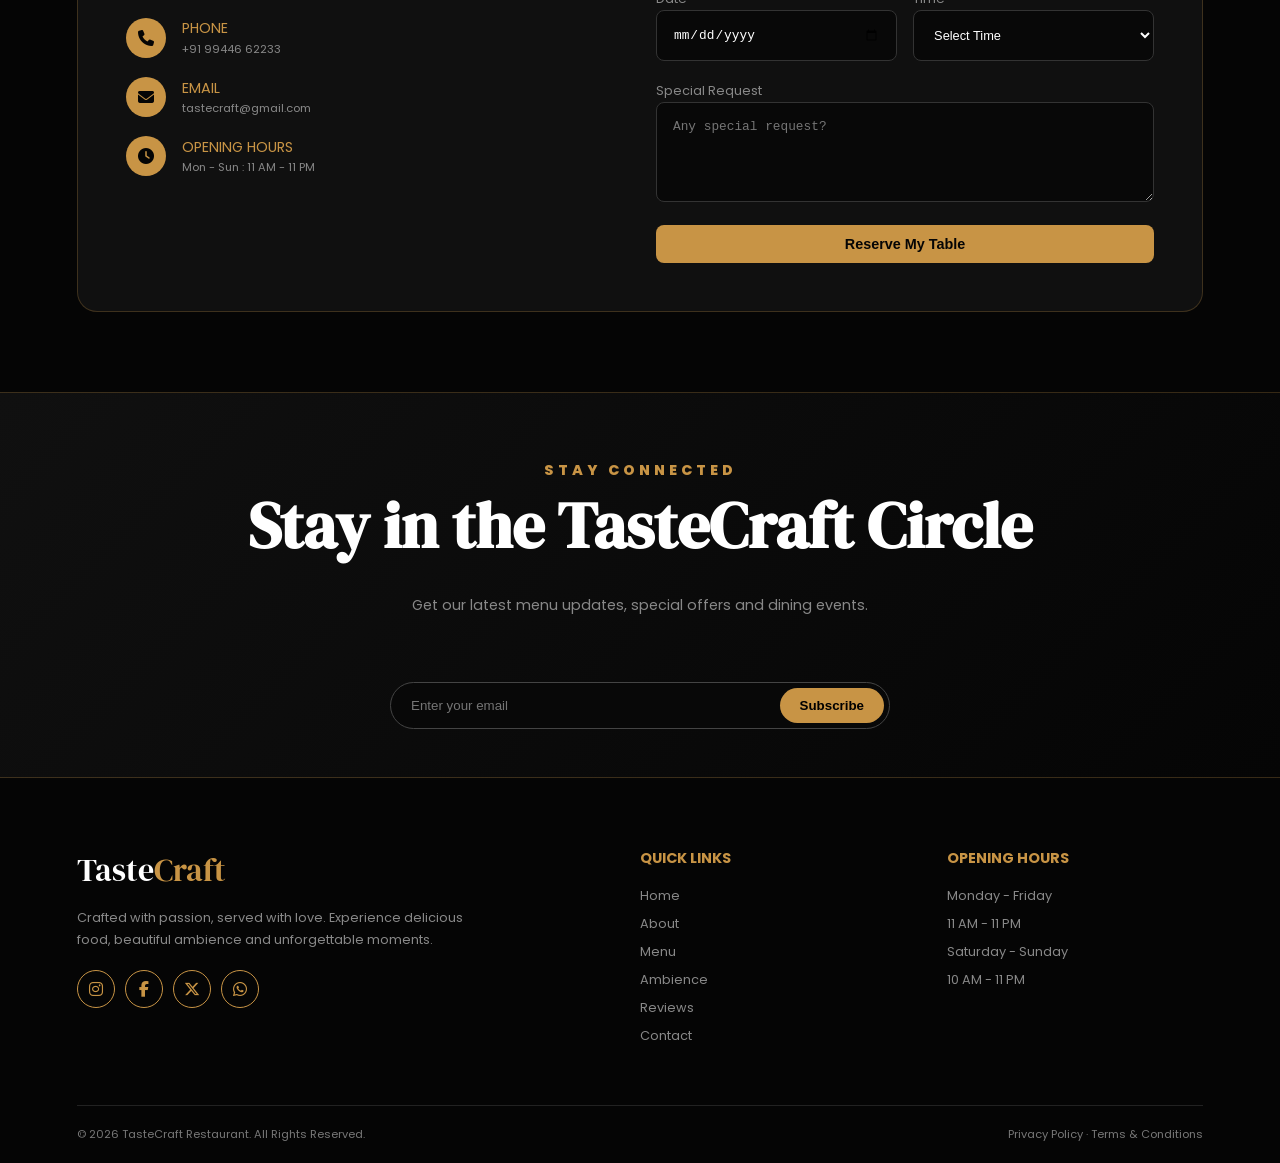
<file: home.html>
<!DOCTYPE html>
<html lang="en">

<head>
    <meta charset="UTF-8">
    <meta name="viewport" content="width=device-width, initial-scale=1.0">
    <title>TasteCraft | Fine Dining Experience</title>

    <!-- style -->
    <link rel="stylesheet" href="styles.css">
    <link rel="stylesheet" href="media.css">

    <!-- Google Fonts -->
    <link rel="preconnect" href="https://fonts.googleapis.com">
    <link rel="preconnect" href="https://fonts.gstatic.com" crossorigin>

    <link
        href="https://fonts.googleapis.com/css2?family=DM+Serif+Display&family=Orbitron:wght@400;500;600;700&family=Poppins:wght@300;400;500;600;700&family=Rouge+Script&display=swap"
        rel="stylesheet">

    <!-- Font Awesome -->
    <link rel="stylesheet" href="https://cdnjs.cloudflare.com/ajax/libs/font-awesome/6.5.2/css/all.min.css">
</head>

<body>
    <!-- =====================================================
     NAVBAR
===================================================== -->
    <header>
        <nav id="navbar">
            <div class="nav-logo">
                <svg class="logo-icon" viewBox="0 0 24 24" fill="none" stroke="#C89445" stroke-width="1.8"
                    stroke-linecap="round" stroke-linejoin="round">
                    <circle cx="12" cy="6" r="1" fill="#C89445" />
                    <path d="M4 16A8 8 0 0 1 20 16" />
                    <line x1="3" y1="17" x2="22" y2="17" />
                </svg>
                <div class="nav-text">
                    <h2>TasteCraft</h2>
                    <p>RESTAURANT</p>
                </div>
            </div>

            <ul id="nav-links">
                <li><a href="#home">Home</a></li>
                <li><a href="#about">About</a></li>
                <li><a href="#menu">Menu</a></li>
                <li><a href="#ambience">Ambience</a></li>
                <li><a href="#reviews">Reviews</a></li>
                <li><a href="#contact">Contact</a></li>
                <li><a href="#contact" class="hide" style="color: var(--black);">Reserve Table</a></li>
            </ul>

            <a href="#contact" class="nav-btn">Reserve Table</a>


            <button id="toggler">
                <span class="hamberger"></span>
            </button>
        </nav>
    </header>

    <!-- =====================================================
         HERO
===================================================== -->
    <section id="home">
        <main class="hero-section">
            <div class="hero-badge">
                ✦ FINE DINING EXPERIENCE ✦
            </div>

            <div class="hero-script">
                Taste The
            </div>

            <h1>
                ART <span>OF DINING</span>
            </h1>

            <p>Discover carefully crafted dishes, fresh ingredients and unforgettable flavors — created to turn every
                meal into a beautiful experience.</p>

            <div class="hero-btn-container">
                <a href="#menu">Explore Menu</a>

                <a href="#contact">Reserve a Table</a>
            </div>

            <div class="scroll-down">SCROLL
                <i class="fa-solid fa-chevron-down"></i>
            </div>
        </main>
    </section>

    <!-- =====================================================
         ABOUT
===================================================== -->
    <section id="about">
        <div class="about-section">
            <div class="about-img">
                <img src="image/about.jpg" alt="About US">
                <div class="about-img-layer">
                    <span>EST</span>
                    <strong> 2026</strong>
                </div>
            </div>

            <div class="about-content">
                <h5>OUR STORY</h5>
                <h2>Where Every Dish<span>
                        Tells a Story.</span></h2>
                <p>At TasteCraft, we believe food is more than just a meal. It is an experience built around flavor,
                    creativity and connection.</p>
                <p>Our chefs combine timeless culinary traditions with modern techniques to create dishes that feel
                    familiar, yet exciting.</p>
                <a href="#menu">Discover Our Menu</a>

            </div>
        </div>
    </section>

    <!-- =====================================================
         MENU
===================================================== -->
    <section id="menu">

        <div class="section-heading">
            <span>OUR MENU</span>
            <h2>Signature Flavors</h2>
            <p>From delicate starters to indulgent desserts, every dish is prepared with passion and attention to
                detail.</p>
        </div>

        <!-- filter -->
        <div class="filter-container">
            <button class="filter-btn active" data-filter="all">All</button>

            <button class="filter-btn" data-filter="starters">Starters</button>

            <button class="filter-btn" data-filter="main">Main Course</button>

            <button class="filter-btn" data-filter="desserts">Desserts</button>

            <button class="filter-btn" data-filter="drinks">Drinks</button>
        </div>

        <!-- card-container -->
        <div class="menu-card">
            <!-- card-1 -->
            <div class="card" data-category="starters">
                <div class="menu-img">
                    <span>starter</span>
                    <img src="image/Truffle Bruschetta.avif" alt="Truffle Bruschetta">
                </div>

                <div class="card-content">
                    <div class="card-top">
                        <h3>Truffle Bruschetta</h3>
                        <span>₹249</span>
                    </div>
                    <p>Crispy artisan bread topped with creamy truffle, tomatoes, and fresh herbs.</p>
                    <div class="card-bottom">
                        <span>★ 4.8</span>
                        <button>Order Now</button>
                    </div>
                </div>
            </div>


            <!-- card-2 -->
            <div class="card" data-category="starters">
                <div class="menu-img">
                    <span>starter</span>
                    <img src="image/Crispy Chicken Wings.avif" alt="TCrispy Chicken Wings">
                </div>

                <div class="card-content">
                    <div class="card-top">
                        <h3>Crispy Chicken Wings</h3>
                        <span>₹299</span>
                    </div>
                    <p>Golden, tender wings tossed in a rich signature glaze with a hint of spice.</p>
                    <div class="card-bottom">
                        <span>★ 4.9</span>
                        <button>Order Now</button>
                    </div>
                </div>
            </div>


            <!-- card-3 -->
            <div class="card" data-category="main">
                <div class="menu-img">
                    <span>main course</span>
                    <img src="image/Truffle Cream Pasta.jpg" alt="Truffle Cream Pasta">
                </div>

                <div class="card-content">
                    <div class="card-top">
                        <h3>Truffle Cream Pasta</h3>
                        <span>₹349</span>
                    </div>
                    <p>Silky handmade pasta coated in a luxurious truffle cream sauce and parmesan.</p>
                    <div class="card-bottom">
                        <span>★ 4.7</span>
                        <button>Order Now</button>
                    </div>
                </div>
            </div>


            <!-- card-4 -->
            <div class="card" data-category="main">
                <div class="menu-img">
                    <span>main course</span>
                    <img src="image/Grilled Herb Steak.avif" alt="Grilled Herb Steak">
                </div>

                <div class="card-content">
                    <div class="card-top">
                        <h3>Grilled Herb Steak</h3>
                        <span>₹399</span>
                    </div>
                    <p>Perfectly grilled tender steak finished with fragrant herbs and a rich house sauce.</p>
                    <div class="card-bottom">
                        <span>★ 4.9</span>
                        <button>Order Now</button>
                    </div>
                </div>
            </div>


            <!-- card-5 -->
            <div class="card" data-category="desserts">
                <div class="menu-img">
                    <span>dessert</span>
                    <img src="image/Chocolate Lava Cake.jpg" alt="Chocolate Lava Cake">
                </div>

                <div class="card-content">
                    <div class="card-top">
                        <h3>Chocolate Lava Cake</h3>
                        <span>₹199</span>
                    </div>
                    <p>Warm chocolate cake with a molten center, served with smooth vanilla cream.</p>
                    <div class="card-bottom">
                        <span>★ 4.8</span>
                        <button>Order Now</button>
                    </div>
                </div>
            </div>


            <!-- card-6 -->
            <div class="card" data-category="drinks">
                <div class="menu-img">
                    <span>drink</span>
                    <img src="image/Berry Sunset Mocktail.avif" alt="Berry Sunset Mocktail">
                </div>

                <div class="card-content">
                    <div class="card-top">
                        <h3>Berry Sunset Mocktail</h3>
                        <span>₹149</span>
                    </div>
                    <p>A refreshing blend of ripe berries, citrus, and sparkling freshness.</p>
                    <div class="card-bottom">
                        <span>★ 4.7</span>
                        <button>Order Now</button>
                    </div>
                </div>
            </div>




        </div>


    </section>

    <!-- =====================================================
         FEATURED DISH
 ===================================================== -->
    <section id="feature">
        <div class="feature-container">
            <div class="feature-img">
                <img src="image/The Golden Plate.avif" alt="CHEF'S SIGNATURE">
            </div>

            <div class="feature-content">
                <span>CHEF'S SIGNATURE</span>

                <h2>The <span>Golden Plate</span></h2>

                <p>A beautifully grilled signature creation served with roasted vegetables, creamy sauce and carefully
                    selected herbs.</p>

                <div>₹599</div>

                <a href="#contact">Reserve a Table</a>
            </div>
        </div>
    </section>

    <!-- =====================================================
         AMBIENCE
===================================================== -->
    <section id="ambience">
        <div class="ambience-container">
            <div class="section-heading">
                <span>THE EXPERIENCE</span>
                <h2>Our Ambience </h2>
                <p>A warm and elegant environment designed for memorable moments.</p>
            </div>

            <div class="gallery-container">
                <!-- image 1 -->
                <div class="container one">
                    <img src="image/dining.avif" alt="Elegant Dining">

                    <div class="container-text">
                        <span>01</span>
                        <h3>Elegant Dining</h3>
                    </div>
                </div>


                <!-- image 2 -->
                <div class="container two">
                    <img src="image/indoor.jpg" alt="Premium Seating">

                    <div class="container-text">
                        <span>02</span>
                        <h3>Premium Seating</h3>
                    </div>
                </div>


                <!-- image 3 -->
                <div class="container">
                    <img src="image/seating 1.avif" alt="Perfect Evenings">

                    <div class="container-text">
                        <span>03</span>
                        <h3>Perfect Evenings</h3>
                    </div>
                </div>


                <!-- image 4 -->
                <div class="container">
                    <img src="image/memory.avif" alt="Made For Memories">

                    <div class="container-text">
                        <span>04</span>
                        <h3>Made For Memories</h3>
                    </div>
                </div>




            </div>
        </div>
    </section>


    <!-- =====================================================
         WHY US
===================================================== -->
    <section id="why-us">
        <div class="why-us">
            <div class="section-heading">
                <span>WHY TASTECRAFT</span>
                <h2>Crafted With Purpose</h2>
            </div>

            <div class="why-grid">

                <!--card 1 -->
                <div class="why-card">
                    <i class="fa-solid fa-leaf"></i>

                    <h3>
                        Fresh Ingredients
                    </h3>

                    <p>
                        Carefully selected ingredients
                        for every dish.
                    </p>
                </div>

                <!-- card 2 -->
                <div class="why-card">
                    <i class="fa-solid fa-utensils"></i>

                    <h3>
                        Expert Chefs
                    </h3>

                    <p>
                        Every plate is prepared with
                        passion and precision.
                    </p>
                </div>

                <!-- card 3-->
                <div class="why-card">
                    <i class="fa-solid fa-kitchen-set"></i>

                    <h3>
                        Hygienic Kitchen
                    </h3>

                    <p>
                        Clean preparation and quality
                        are always our priority.
                    </p>
                </div>


                <!-- card 4 -->
                <div class="why-card">
                    <i class="fa-solid fa-heart"></i>

                    <h3>
                        Made With Love
                    </h3>

                    <p>
                        Every dish is crafted with
                        care and attention.
                    </p>
                </div>
            </div>
        </div>
    </section>

    <!-- =====================================================
         REVIEWS
===================================================== -->
    <section id="reviews">
        <div class="reviews">
            <div class="section-heading">
                <span>CUSTOMER LOVE</span>
                <h2 style="color: var(--black);">What Our Guests Say</h2>
            </div>

            <div class="review-wrapper">
                <div class="reviews-container">

                    <!-- card-1 -->
                    <div class="review-card">
                        <div class="stars">★★★★★</div>
                        <p>"Amazing food and beautiful ambience. Every dish was beautifully presented and full of
                            flavor."
                        </p>

                        <div class="customer">
                            <img src="image/memorys.jpg" alt="">
                            <div>
                                <h4>Ganesh Kumar</h4>
                                <span>Verified Guest</span>
                            </div>
                        </div>
                    </div>



                    <!-- card-2 -->
                    <div class="review-card">
                        <div class="stars">★★★★★</div>

                        <p>"Loved the presentation, taste and atmosphere. Definitely coming back again."</p>

                        <div class="customer">
                            <img src="image/memorys.jpg" alt="">
                            <div>
                                <h4>Magesh</h4>
                                <span>Verified Guest</span>
                            </div>
                        </div>
                    </div>



                    <!-- card-3 -->
                    <div class="review-card">
                        <div class="stars">★★★★★</div>
                        <p>"A wonderful place for a family dinner. Everything tasted fresh and beautifully prepared."
                        </p>

                        <div class="customer">
                            <img src="image/memorys.jpg" alt="">
                            <div>
                                <h4>Varshini </h4>
                                <span>Verified Guest</span>
                            </div>
                        </div>
                    </div>



                    <!-- card-4 -->
                    <div class="review-card">
                        <div class="stars">★★★★★</div>
                        <p> "The food was absolutely amazing. Every dish
                            was fresh, beautifully presented and full of flavour."</p>

                        <div class="customer">
                            <img src="image/memorys.jpg" alt="">
                            <div>
                                <h4>Arun Kumar</h4>
                                <span>Food Lover</span>
                            </div>
                        </div>
                    </div>



                    <!-- card-5 -->
                    <div class="review-card">
                        <div class="stars">★★★★★</div>
                        <p>
                            "Beautiful ambience, excellent service and
                            delicious food. Definitely coming back again!"
                        </p>

                        <div class="customer">
                            <img src="image/memorys.jpg" alt="">
                            <div>
                                <h4> Raj</h4>
                                <span>Happy Guest</span>
                            </div>
                        </div>
                    </div>



                    <!-- card-6 -->
                    <div class="review-card">
                        <div class="stars">★★★★★</div>
                        <p>
                            "One of the best dining experiences I have had.
                            Everything was perfectly prepared and presented."
                        </p>

                        <div class="customer">
                            <img src="image/memorys.jpg" alt="">
                            <div>
                                <h4>Vignesh S</h4>
                                <span>Regular Guest</span>
                            </div>
                        </div>
                    </div>
                    <!-- duplicate -->


                    <!-- card-1 -->
                    <div class="review-card" aria-hidden="true">
                        <div class="stars">★★★★★</div>
                        <p>"Amazing food and beautiful ambience. Every dish was beautifully presented and full of
                            flavor."
                        </p>

                        <div class="customer">
                            <img src="image/memorys.jpg" alt="">
                            <div>
                                <h4>Ganesh Kumar</h4>
                                <span>Verified Guest</span>
                            </div>
                        </div>
                    </div>



                    <!-- card-2 -->
                    <div class="review-card" aria-hidden="true">
                        <div class="stars">★★★★★</div>

                        <p>"Loved the presentation, taste and atmosphere. Definitely coming back again."</p>

                        <div class="customer">
                            <img src="image/memorys.jpg" alt="">
                            <div>
                                <h4>Magesh</h4>
                                <span>Verified Guest</span>
                            </div>
                        </div>
                    </div>



                    <!-- card-3 -->
                    <div class="review-card" aria-hidden="true">
                        <div class="stars">★★★★★</div>
                        <p>"A wonderful place for a family dinner. Everything tasted fresh and beautifully prepared."
                        </p>

                        <div class="customer">
                            <img src="image/memorys.jpg" alt="">
                            <div>
                                <h4>Varshini </h4>
                                <span>Verified Guest</span>
                            </div>
                        </div>
                    </div>



                    <!-- card-4 -->
                    <div class="review-card" aria-hidden="true">
                        <div class="stars">★★★★★</div>
                        <p> "The food was absolutely amazing. Every dish
                            was fresh, beautifully presented and full of flavour."</p>

                        <div class="customer">
                            <img src="image/memorys.jpg" alt="">
                            <div>
                                <h4>Arun Kumar</h4>
                                <span>Food Lover</span>
                            </div>
                        </div>
                    </div>



                    <!-- card-5 -->
                    <div class="review-card" aria-hidden="true">
                        <div class="stars">★★★★★</div>
                        <p>
                            "Beautiful ambience, excellent service and
                            delicious food. Definitely coming back again!"
                        </p>

                        <div class="customer">
                            <img src="image/memorys.jpg" alt="">
                            <div>
                                <h4> Raj</h4>
                                <span>Happy Guest</span>
                            </div>
                        </div>
                    </div>



                    <!-- card-6 -->
                    <div class="review-card" aria-hidden="true">
                        <div class="stars">★★★★★</div>
                        <p>
                            "One of the best dining experiences I have had.
                            Everything was perfectly prepared and presented."
                        </p>

                        <div class="customer">
                            <img src="image/memorys.jpg" alt="">
                            <div>
                                <h4>Vignesh S</h4>
                                <span>Regular Guest</span>
                            </div>
                        </div>
                    </div>








                </div>
            </div>
        </div>
    </section>

    <!-- =====================================================
         RESERVATION
 ===================================================== -->
    <section id="contact">
        <div class="contact-container">

            <div class="address">

                <h2> Let's <span>Dine Together.</span> </h2>

                <p> Planning a special dinner, celebration or simply craving something deliciousReserve your table and
                    let us take care of the rest.</p>

                <!-- item -1 -->
                <div class="contact-item">
                    <i class="fa-solid fa-location-dot"></i>

                    <div>
                        <span>LOCATION</span>
                        <p>123 Food Street, Erode, Tamil Nadu</p>
                    </div>

                </div>


                <!-- item -2 -->
                <div class="contact-item">
                    <i class="fa-solid fa-phone"></i>
                    <div>
                        <span>PHONE</span>
                        <p>+91 99446 62233</p>
                    </div>

                </div>


                <!-- item -3 -->
                <div class="contact-item">
                    <i class="fa-solid fa-envelope"></i>

                    <div>
                        <span>EMAIL</span>
                        <p>tastecraft@gmail.com</p>
                    </div>

                </div>


                <!-- item -4 -->
                <div class="contact-item">
                    <i class="fa-solid fa-clock"></i>

                    <div>
                        <span>
                            OPENING HOURS</span>
                        <p>Mon - Sun : 11 AM - 11 PM</p>
                    </div>

                </div>


            </div>
            <!-- form -->
                 <div class="form-container">
            <form id="ReservationForm">
                <div class="form-grid">

                    <!-- grid-1 -->
                    <div class="form-content">
                        <label>Full Name</label>
                        <input type="text" placeholder="Your Name">
                        <small class="form-error"> Please enter your name.</small>
                    </div>

                    <!-- grid-2 -->
                    <div class="form-content">
                        <label>Mobile Number</label>
                        <input  placeholder="10 Digit Mobile Number" type="tel" inputmode="numeric" pattern="[0-9]{10}" maxlength="10">
                        <small class="form-error"> Enter a valid mobile number.</small>
                    </div>

                    <!-- grid-3 -->
                    <div class="form-content">
                        <label>Email Address</label>
                        <input type="email" placeholder="youexample@gmail.com">
                        <small class="form-error"> Please enter a valid email.</small>
                    </div>

                    <!-- grid-4 -->
                    <div class="form-content">
                        <label>Guests</label>
                        <select id="guests">

                            <option value="">
                                Select Guests
                            </option>

                            <option value="1">
                                1 Guest
                            </option>

                            <option value="2">
                                2 Guests
                            </option>

                            <option value="3">
                                3 Guests
                            </option>

                            <option value="4">
                                4 Guests
                            </option>

                            <option value="5">
                                5 Guests
                            </option>

                            <option value="6">
                                6 Guests
                            </option>

                            <option value="7">
                                7 Guests
                            </option>

                            <option value="8">
                                8 Guests
                            </option>

                        </select>
                        <small class="form-error">Please Select Guest</small>
                    </div>

                    <!-- grid-5 -->
                    <div class="form-content">
                        <label>Date</label>
                        <input type="date">
                        <small class="form-error"> Please select a valid date.</small>
                    </div>

                    <!-- grid-6 -->
                    <div class="form-content">
                        <label>Time</label>
                        <select id="time">

                            <option value="">
                                Select Time
                            </option>

                            <option>
                                11:00 AM
                            </option>

                            <option>
                                12:00 PM
                            </option>

                            <option>
                                1:00 PM
                            </option>

                            <option>
                                6:00 PM
                            </option>

                            <option>
                                7:00 PM
                            </option>

                            <option>
                                8:00 PM
                            </option>

                            <option>
                                9:00 PM
                            </option>

                            <option>
                                10:00 PM
                            </option>

                        </select>
                        <small class="form-error">Please Select Time</small>
                    </div>


                    <div class="form-content full">

                        <label>
                            Special Request
                        </label>

                        <textarea id="message" placeholder="Any special request?"></textarea>

                    </div>
                </div>

                <button type="submit" class="submit-btn" >
                    Reserve My Table
                </button>
            </form>
            <!-- SUCCESS -->

            <div class="success" id="success">

                <i class="fa-solid fa-check"></i>

                <h3>
                    Table Reserved!
                </h3>

                <p>
                    Thank you for choosing
                    TasteCraft.
                </p>

            </div>

        </div>
        </div>
    </section>

    <!-- =====================================================
         NEWSLETTER
===================================================== -->
<section id="newsletter">
    <div class="news">
        <div class="section-heading">
            <span>STAY CONNECTED</span>
            <h2>Stay in the TasteCraft Circle</h2>
            <p class="news-para">Get our latest menu updates, special offers and dining events.</p>
        </div>


         <form
                class="newsletter-form"
                id="newsletterForm">

                <input
                    type="email"
                    id="newsletterEmail"
                    placeholder="Enter your email"
                    required>

                <button type="submit">
                    Subscribe
                </button>

            </form>
    </div>
</section>

    <!-- =====================================================
         FOOTER
===================================================== -->
  <footer>

        <div class="footer-container">


            <div class="footer-info">

                <div class="footer-logo">

                    Taste<span>Craft</span>

                </div>

                <p>

                    Crafted with passion,
                    served with love.

                    Experience delicious food,
                    beautiful ambience and
                    unforgettable moments.

                </p>


                <div class="social-icons">

                    <a href="#"
                        aria-label="Instagram">

                        <i class="fa-brands fa-instagram"></i>

                    </a>

                    <a href="#"
                        aria-label="Facebook">

                        <i class="fa-brands fa-facebook-f"></i>

                    </a>

                    <a href="#"
                        aria-label="Twitter">

                        <i class="fa-brands fa-x-twitter"></i>

                    </a>

                    <a href="#"
                        aria-label="WhatsApp">

                        <i class="fa-brands fa-whatsapp"></i>

                    </a>

                </div>

            </div>


            <div class="footer-col">

                <h3>
                    QUICK LINKS
                </h3>

                <ul>

                    <li>
                        <a href="#home">
                            Home
                        </a>
                    </li>

                    <li>
                        <a href="#about">
                            About
                        </a>
                    </li>

                    <li>
                        <a href="#menu">
                            Menu
                        </a>
                    </li>

                    <li>
                        <a href="#ambience">
                            Ambience
                        </a>
                    </li>

                    <li>
                        <a href="#reviews">
                            Reviews
                        </a>
                    </li>

                    <li>
                        <a href="#contact">
                            Contact
                        </a>
                    </li>

                </ul>

            </div>


            <div class="footer-col">

                <h3>
                    OPENING HOURS
                </h3>

                <ul>

                    <li>
                        Monday - Friday
                    </li>

                    <li>
                        11 AM - 11 PM
                    </li>

                    <li>
                        Saturday - Sunday
                    </li>

                    <li>
                        10 AM - 11 PM
                    </li>

                </ul>

            </div>

        </div>


        <div class="footer-bottom">

            <p>
                © 2026 TasteCraft Restaurant.
                All Rights Reserved.
            </p>

            <p>
                Privacy Policy · Terms & Conditions
            </p>

        </div>

    </footer>

    <!-- =====================================================
         JAVASCRIPT
===================================================== -->
<script src="script.js">
   


</script>
</body>

</html>
</file>
<file: styles.css>
:root {
    --primary: #c89445;
    --primary-light: #e7c17a;
    --gold: #f4d49a;
    --black: #050505;
    --white: #ffffff;
    --text: #888888;
    --border: rgba(200, 148, 69, .25);
    --transition: .3s ease;
}

* {
    padding: 0;
    margin: 0;
    box-sizing: border-box;
}

html {
    scroll-behavior: smooth;
}

body {
    color: var(--white);
    font-family: "Poppins", sans-serif;
    overflow-x: hidden;
}

a {
    text-decoration: none;
}

section {
    scroll-margin-top: 80px;
    max-width: 1400px;
}

/* =====================================================
         REVEAL
===================================================== --> */
.reveal {
    animation: appear linear;
    animation-timeline: view();
    animation-range: entry 0% cover 40%;
}

@keyframes appear {
    from {
        opacity: 0;
        transform: scale(0);
    }

    to {
        opacity: 1;
        transform: scale(1.05);
    }
}

/* =====================================================
         NAVBAR
===================================================== --> */
nav {
    background-color: transparent;
    position: fixed;
    top: 0;
    width: 100%;
    height: 80px;

    display: flex;
    justify-content: space-between;
    align-items: center;
    padding: 0 5%;
    transition: var(--transition);
    z-index: 1100;
}
#navbar.scroll{
    background: rgba(5, 5, 5, .96);
    border-bottom: 1px solid var(--primary);
    transition: .3s ease;
}

.nav-logo {
    display: flex;
    gap: .5rem;
    align-items: center;
}

.logo-icon {
    width: 42px;
    height: 42px;
}

.nav-text h2 {
    font-family: "DM Serif Display", serif;
    font-size: 1.7rem;
    line-height: 1;
}

.nav-text p {
    color: var(--primary);
    font-size: .9rem;
}

#nav-links {
    display: flex;
    align-items: center;
    gap: 2rem;
}

#nav-links li {
    list-style: none;
}

#nav-links li a {
    color: var(--white);
    transition: var(--transition);

}

.hide-btn {
    display: none;
      font-size: 1rem;
    font-weight: 600;
    padding: .5rem 1rem;
    background-color: var(--primary);
    color: var(--black);
    border-radius: 50px;
    transition: var(--transition);
}

#nav-links li a:hover {
    color: var(--primary);
}

.nav-btn {
    font-size: 1rem;
    font-weight: 600;
    padding: .5rem 1rem;
    background-color: var(--primary);
    color: var(--black);
    border-radius: 50px;
    transition: var(--transition);

}

.nav-btn:hover {
    transform: translateY(-2px);
    box-shadow: 0 0 10px var(--primary-light);
}



/* navbar */


#toggler{
    display: none;
    background: transparent;
    border: none;
    width: 35px;
    height: 35px;
    position: relative;
    z-index: 1100;
}
.hamberger{
    display: block;
    position: absolute;
    height: 3px;
    width: 13px;
    border-radius: 50px;
    background-color: var(--primary);
    transition: var(--transition);
}
.hamberger::before,
.hamberger::after{
    content: "";
    position: absolute;
    width: 26px;
    height: 3px;
     border-radius: 50px;
    background-color: var(--primary);
    transition: var(--transition);
    left: 0;
}
.hamberger::before{
    top: -8px;

}
.hamberger::after{
    bottom: -8px;
}
#toggler.active .hamberger{
    background-color: transparent;
}
#toggler.active .hamberger::before{
    transform: rotate(45deg);
    top: 0;
}
#toggler.active .hamberger::after{
    transform: rotate(-45deg);
    bottom: 0;
}




/*  =====================================================
        HERO
=====================================================  */
#home {
    background-image: linear-gradient(rgba(0, 0, 0, 0.8), rgba(0, 0, 0, 0.8)), url(image/bg.avif);
    background-position: center;
    background-attachment: fixed;
    background-size: cover;
    height: 100vh;
    max-width: 100%;
margin: 0 auto;
    display: flex;
    align-items: center;
    justify-content: center;
    text-align: center;
}

.hero-badge {
    background: linear-gradient(rgba(255, 255, 255, 0.14), rgba(0, 0, 0, 0.753));
    padding: .7rem 1rem;
    border-radius: 50px;
    width: fit-content;
    margin: 0 auto;
    font-size: .7rem;
    font-weight: 600;
    letter-spacing: 2px;
    margin-bottom: 1.5rem;
}

.hero-script {
    font-family: "Rouge Script", cursive;
    font-size: 7rem;
    color: var(--primary);
    position: relative;
}

.hero-section h1 {
    font-size: 7rem;
    font-family: "Orbitron", sans-serif;


}

.hero-section h1 span {
    color: transparent;
    -webkit-text-stroke: 1px var(--white);
}

.hero-section p {
    color: var(--text);
    max-width: 700px;
    margin: 2rem auto;
}

.hero-btn-container {
    display: flex;
    justify-content: center;
    align-items: center;
    gap: 1.5rem;
}

.hero-btn-container a:nth-of-type(1) {
    font-size: .9rem;
    font-weight: 600;
    padding: .7rem 1.5rem;
    background-color: var(--primary);
    color: var(--black);
    border-radius: 50px;
    transition: var(--transition);
}

.hero-btn-container a:nth-of-type(1):hover {
    transform: translateY(-4px);
    box-shadow: 0 0 10px var(--primary-light);
}

.hero-btn-container a:nth-of-type(2) {
    font-size: .9rem;
    font-weight: 600;
    padding: .7rem 1rem;
    background-color: transparent;
    border: 1px solid var(--primary);
    color: var(--primary);
    border-radius: 50px;
    transition: var(--transition);
}

.hero-btn-container a:nth-of-type(2):hover {
    background-color: var(--primary);
    color: var(--black);
}

.scroll-down {
    position: absolute;
    bottom: 10px;
    left: 50%;
  transform: translateX(-50%);
    font-size: .7rem;
    color: var(--primary);
    letter-spacing: 4px;
    margin: 0;
   
}

.scroll-down i {
    display: block;
    margin-top: 5px;
    animation: scroll 1.5s infinite;
}

@keyframes scroll {

    0%,
    100% {
        transform: translateY(0);
    }

    50% {
        transform: translateY(.5rem);
    }
}

/*  =====================================================
       ABOUT
=====================================================  */
#about {
    background: linear-gradient(90deg, #f1ece2 0%, #f1ece2 50%, #0a0a0a 50%, #0a0a0a 100%);
    height: 100vh;
    max-width: 100%;
padding: 5rem 6%;

}

.about-section {
    max-width: 1400px;
    display: grid;
    grid-template-columns: 1fr 1fr;
    gap: 3.5rem;
    margin: 0 auto;

}

.about-img {
    width: 100%;
    height: 550px;
    position: relative;

}

.about-img::before {
    content: "";
    position: absolute;
    inset: 15px;
    border: 1px solid rgba(200, 148, 69, 0.708);
    z-index: 2;
    pointer-events: none;
}

.about-img img {
    width: 100%;
    height: 100%;
    object-fit: cover;
}

.about-img-layer {
    position: absolute;
    top: 35px;
    left: 35px;
    z-index: 3;
    width: 100px;
    height: 100px;
    background-color: #050505e2;
    border: 10px double #c89445dd;
    border-radius: 50%;
    display: flex;
    flex-direction: column;
    justify-content: center;
    align-items: center;
    transition: var(--transition);
}

.about-img-layer:hover {
    transform: rotate(5deg) scale(1.05);
}

.about-img-layer span {
    color: var(--text);
    font-size: .9rem;
    letter-spacing: 3px;
}

.about-img-layer strong {
    color: var(--primary);
    font-size: 1.3rem;
    font-weight: 400;
}

.about-content {
    display: flex;
    flex-direction: column;
    align-items: flex-start;

}

.about-content h5 {
    color: var(--primary);
    font-size: .9rem;
    letter-spacing: 4px;
    margin-bottom: 1.5rem;
}

.about-content h2 {
    font-family: "DM Serif Display", serif;
    color: var(--white);
    font-size: 4rem;
    line-height: 1.1;
    margin-bottom: 1.5rem;
    max-width: 600px;
}

.about-content h2 span {
    color: var(--primary);
}

.about-content p {
    color: var(--text);
    line-height: 1.8;
    margin-bottom: .7rem;
    font-size: .9rem;
    max-width: 600px;
}

.about-content p:nth-of-type(2) {
    margin-bottom: 2rem;
}

.about-content a {
    font-size: .9rem;
    font-weight: 600;
    padding: .7rem 1.5rem;
    background-color: var(--primary);
    color: var(--black);
    border-radius: 50px;
    transition: var(--transition);
}

.about-content a:hover {
    transform: translateY(-4px);
    box-shadow: 0 0 5px var(--primary-light);

}

/*  =====================================================
        SECTION HEADING
=====================================================  */
.section-heading {
    margin: 0 auto;
    text-align: center;
    padding-top: 1rem;
    padding-bottom: 3rem;
}

.section-heading span {
    color: var(--primary);
    font-size: .9rem;
    font-weight: 800;
    letter-spacing: 4px;
    margin-bottom: 1.5rem;

}

.section-heading h2 {
    font-family: "DM Serif Display", serif;
    color: var(--white);
    font-size: 4rem;
    margin-bottom: 1.5rem;
}

.section-heading p {
    color: var(--text);
    font-size: .9rem;
    max-width: 650px;
    margin: 15px auto;
    line-height: 1.8;
}

/*  =====================================================
        MENU
=====================================================  */
#menu {
    max-width: 100%;
    height: auto;
    background: linear-gradient(135deg, rgba(0, 0, 0, 9), rgba(0, 0, 0, 8));
    padding: 5rem 6%;
}

.filter-container {
    display: flex;
    justify-content: center;
    gap: 1rem;
    margin-bottom: 3rem;
    flex-wrap: wrap;
}

.filter-btn {
    background-color: transparent;
    color: #ffffffb3;
    padding: .5rem 1.5rem;
    border: 1px solid #333;
    border-radius: 50px;
    transition: var(--transition);
}

.filter-btn:hover,
.filter-btn.active {
    background-color: var(--primary);
    color: var(--black);
}

.menu-card {
    display: grid;
    grid-template-columns: repeat(3, 1fr);
    gap: 2rem;
}

.card {
    background: linear-gradient(145deg, #191919, #0b0b0b);
    border: 1px solid var(--border);
    border-radius: 20px;
    transition: var(--transition);
    overflow: hidden;

}
.card.hide{
    display: none; 
}



.card:hover {
    transform: translateY(-8px);
    border: 1px solid var(--primary);
    box-shadow: 0 15px 40px rgba(0, 0, 0, .4);
}

.menu-img {
    width: 100%;
    height: 300px;
    position: relative;
    overflow: hidden;

}

.menu-img img {
    width: 100%;
    height: 100%;
    border-top-left-radius: 20px;
    border-top-right-radius: 20px;
    transition: .5s ease;
    object-fit: cover;

}

.menu-img span {
    position: absolute;
    top: 15px;
    left: 15px;
    background-color: var(--primary);
    color: var(--black);
    padding: 5px 10px;
    text-transform: uppercase;
    font-size: .7rem;
    font-weight: 600;
    border-radius: 50px;
    z-index: 1;
}

.card:hover .menu-img img {
    transform: scale(1.05);
}

.card-content {
    padding: 25px;
}

.card-top {
    display: flex;
    justify-content: space-between;
    align-items: center;
    margin-bottom: 1rem;
}

.card-top h3 {
    font-family: "DM Serif Display", serif;
    letter-spacing: 1px;
    font-size: 1.5rem;
}

.card-top span {
    color: var(--primary);
    font-weight: 600;
}

.card-content p {
    color: var(--text);
    font-size: .9rem;
    margin-bottom: 1rem;
}

.card-bottom {
    display: flex;
    justify-content: space-between;
    align-items: center;
}

.card-bottom span {
    color: var(--primary);
    font-weight: 600;
}

.card-bottom button {
    font-size: .9rem;
    font-weight: 600;
    padding: .7rem 1rem;
    background-color: transparent;
    border: 1px solid var(--primary);
    color: var(--primary);
    border-radius: 50px;
    transition: var(--transition);

}

.card-bottom button:hover {
    background-color: var(--primary);
    color: var(--black);
}


/*  =====================================================
         FEATURED DISH
=====================================================  */
#feature {
    max-width: 100%;
    height: auto;
    margin: 0 auto;
    padding: 5rem 6%;
    background: linear-gradient(135deg, rgba(0, 0, 0, 9), rgba(0, 0, 0, 8));
}

.feature-container {
    display: grid;
    grid-template-columns: 1fr 1fr;
    border: 1px solid var(--border);
    border-radius: 20px;
    overflow: hidden;
}

.feature-img {
    width: 100%;
    height: 500px;
}

.feature-img img {
    height: 100%;
    width: 100%;
    object-fit: cover;
}

.feature-content {
    padding: 2rem;
    display: flex;
    flex-direction: column;
    justify-content: center;
    
}

.feature-content>span {
    color: var(--primary);
    font-size: .9rem;
    letter-spacing: 3px;
    margin-bottom: 1.5rem;
}

.feature-content h2 {
    font-family: "DM Serif Display", serif;
    color: var(--white);
    font-size: 4rem;
    line-height: 1.1;
    margin-bottom: 1.5rem;
    max-width: 600px;
}

.feature-content h2 span {
    color: var(--primary);
}

.feature-content p {
    color: var(--text);
    font-size: .9rem;
    line-height: 1.8;
    margin-bottom: 1rem;
}

.feature-content div {
    color: var(--primary);
    font-size: 1.8rem;
    margin-bottom: 1rem;
}

.feature-content a {
    font-size: .9rem;
    font-weight: 600;
    padding: .7rem 1.5rem;
    background-color: var(--primary);
    color: var(--black);
    border-radius: 50px;
    transition: var(--transition);
    width: fit-content;
}

.feature-content a:hover {
    transform: translateY(-4px);
    box-shadow: 0 0 5px var(--primary-light);
}

/*  =====================================================
        AMBIENCE
=====================================================  */
#ambience {
    max-width: 100%;
    padding: 5rem 6%;
    background-color: #080808;
}

.ambience-container {
    max-width: 1400px;

}

.gallery-container {
    display: grid;
    grid-template-columns: repeat(4, 1fr);
    grid-auto-rows: 220px;
    gap: 1rem;
}

.container {
    width: 100%;
    position: relative;
    overflow: hidden;
    border-radius: 20px;

}

.container:hover img {
    transform: scale(1.05);
}

.container img {
    width: 100%;
    height: 100%;
    object-fit: cover;
    border-radius: 20px;
    overflow: hidden;
    transition: var(--transition);
}

.container.one {
    grid-column: span 2;
    grid-row: span 2;
}

.container.two {
    grid-column: span 2;
}

.container-text {
    position: absolute;
    bottom: 0;
    padding: 1.5rem;
    width: 100%;
    background: linear-gradient(transparent 40%, black);
}

.container-text span {
    color: var(--primary);
    font-size: .9rem;
    font-weight: 700;
}

.container-text h3 {
    font-family: "DM Serif Display", serif;
    font-size: 1.1rem;
    letter-spacing: 1.5px;
}



/*  =====================================================
          WHY US
=====================================================  */
#why-us {
    max-width: 100%;
    padding: 5rem 6%;
    background-color: #080808;

}

.why-us {
    max-width: 1400px;
}

.why-grid {
    display: grid;
    grid-template-columns: repeat(4, 1fr);
    gap: 1.5rem;
}

.why-card {
    text-align: center;
    padding: 35px 20px;
    background: #101010;
    border: 1px solid var(--border);
    border-radius: 15px;
    transition: var(--transition);
}

.why-card:hover {
    transform: translateY(-6px);
    border: 1px solid var(--primary);
}

.why-card i {
    color: var(--primary);
    font-size: 2rem;
    margin-bottom: 1.2rem;
}

.why-card h3 {
    font-size: 1rem;
    margin-bottom: 1.2rem;
}

.why-card p {
    color: var(--text);
    font-size: .9rem;
}


/* =====================================================
         REVIEWS
===================================================== --> */
#reviews {
    max-width: 100%;
    padding: 5rem 6%;
    background: linear-gradient(90deg, #f1ece2, #f1ece2);
    color: var(--black);
}

.review-wrapper {
    width: 100%;
    overflow: hidden;
    position: relative;
}

.reviews-container {
    display: flex;
    width: max-content;
    gap: 2rem;
    animation: reviewScroll 20s linear infinite;
}

.review-card {
    background-color: #fff;
    border-radius: 20px;
    padding: 2rem;
    flex-shrink: 0;
    transition: .5s ease;
}

.review-wrapper:hover .reviews-container {
    animation-play-state: paused;
}

@keyframes reviewScroll {
    from {
        transform: translateX(0);
    }

    to {
        transform: translateX(-50%);
    }
}

.stars {
    color: var(--primary);
    margin-bottom: 1rem;
    letter-spacing: 1.8;
}

.review-card p {
    color: var(--text);
    font-size: .9rem;
    line-height: 1.8;
    font-style: italic;
    margin-bottom: 1rem;
    max-width: 300px;

}

.customer {
    display: flex;
    align-items: center;
    gap: 1rem;
}

.customer img {
    height: 45px;
    width: 45px;
    object-fit: cover;
    border-radius: 50%;
}

.customer h4 {
    font-size: .9rem;
}

.customer span {
    color: var(--primary);
    font-size: .8rem;
}

/* =====================================================
         RESERVATION
 =====================================================  */
#contact {
    max-width: 100%;
    padding: 5rem 6%;
    background-color: #050505;
}

.contact-container {
    max-width: 1400px;
    display: grid;
    grid-template-columns: 1fr 1fr;
    gap: 2rem;
    border: 1px solid var(--border);
    background-color: #101010;
    border-radius: 20px;
    padding: 3rem;
}

.address h2 {
    font-size: 3rem;
    font-family: "DM Serif Display", serif;
    margin-bottom: 1.5rem;
}

.address h2 span {
    color: var(--primary);
}

.address p {
    font-size: .9rem;
    color: var(--text);
    max-width: 500px;
    margin-bottom: 1.5rem;
}

.contact-item {
    display: flex;
    align-items: center;
    gap: 1rem;
    margin-bottom: 1.2rem;
}

.contact-item i {
    flex: 0 0 40px;
    width: 40px;
    height: 40px;

    display: flex;
    align-items: center;
    justify-content: center;

    background-color: var(--primary);
    color: var(--black);
    border-radius: 50%;
}

.contact-item div {
    display: flex;
    flex-direction: column;
    justify-content: center;
    line-height: 1.4;
}

.contact-item div span {
    color: var(--primary);
    font-size: .9rem;
    margin-bottom: 3px;
}

.contact-item div p {
    margin: 0;
    font-size: .7rem;
}

/* form */

.form-grid {
    display: grid;
    grid-template-columns: repeat(2, 1fr);
    gap: 1rem;
}

.form-content label {
    color: var(--text);
    font-size: .8rem;
    margin-bottom: 10px;
}

.form-content input,
.form-content select,
.form-content textarea {
    background: #080808;
    color: #fff;
    border: 1px solid #333;
    border-radius: 8px;
    outline: none;
    transition: var(--transition);
    padding: 1rem;
    width: 100%;
    font-size: .8rem;
}

.form-content input:focus,
.form-content select:focus,
.form-content textarea:focus {
    border-color: var(--primary);
    box-shadow: 0 0 0 2px rgba(200, 148, 69, .08);
}

.form-content textarea {
    min-height: 100px;
    resize: vertical;

}

.form-content.full {
    grid-column: 1 / -1;
}

.form-error {
    color: #ff7777;
    display: none;
    font-size: .7rem;
}

.form-content.error input,
.form-content.error select {
    border-color: #ff5555;
}

.form-content.error .form-error {
    display: block;
}

.submit-btn {
    font-size: .9rem;
    font-weight: 600;
    padding: .7rem 1.5rem;
    background-color: var(--primary);
    color: var(--black);
    border-radius: 8px;
    border: none;
    transition: var(--transition);
    margin-top: 1rem;
    width: 100%;

}

.submit-btn:hover {
    transform: translateY(-4px);
    box-shadow: 0 10px 25px rgba(200, 148, 69, .2);
}

/* success */
.success {
    display: none;
    text-align: center;
    padding: 35px 10px;
}

.success.show {
    display: block;
}

.success i {
    width: 65px;
    height: 65px;
    display: grid;
    place-items: center;
    margin: auto;
    border-radius: 50%;
    background: var(--primary);
    color: #000;
    font-size: 1.8rem;
}

.success h3 {
    margin-top: 18px;
    font-family: "DM Serif Display", serif;
    font-size: 2rem;
}

.success p {
    color: var(--primary);
    margin-top: 8px;
}


/* =====================================================
         NEWSLETTER
=====================================================  */
#newsletter {
    max-width: 100%;
    padding: 3rem 6%;
    background: linear-gradient(135deg, #101010, #050505);
    border-top: 1px solid var(--border);
    border-bottom: 1px solid var(--border);

}

.news {
    max-width: 1400px;
}
.newsletter-form{
     max-width: 500px;
    margin: 0 auto;
    display: flex;
    border: 1px solid #444;
    background: #080808;
    border-radius: 50px;
    padding: 5px;
}
.newsletter-form input{
   
     flex: 1;
    background-color: transparent;
    border: none;
     outline: none;
    color: white;
    padding: 10px 15px;
}
 .newsletter-form button {
            border: none;
            background: var(--primary);
            color: #000;
            border-radius: 50px;
            padding: 10px 20px;
            font-weight: 600;
        }

/*  =====================================================
         FOOTER
=====================================================  */
  footer {
            background: #050505;

            padding: 70px 6% 20px;
        }

        .footer-container {
            max-width: var(--max-width);

            margin: auto;

            display: grid;

            grid-template-columns:
                2fr 1fr 1fr;

            gap: 50px;
        }

        .footer-logo {
            font-family: "DM Serif Display", serif;

            font-size: 2rem;
        }

        .footer-logo span {
            color: var(--primary);
        }

        .footer-info p {
            color: var(--text);

            max-width: 400px;

            line-height: 1.7;

            font-size: .8rem;

            margin-top: 15px;
        }

        .social-icons {
            display: flex;

            gap: 10px;

            margin-top: 20px;
        }

        .social-icons a {
            width: 38px;
            height: 38px;

            border: 1px solid var(--primary);

            border-radius: 50%;

            display: grid;

            place-items: center;

            color: var(--primary);

            transition: var(--transition);
        }

        .social-icons a:hover {
            background: var(--primary);

            color: #000;
        }

        .footer-col h3 {
            color: var(--primary);

            font-size: .9rem;

            margin-bottom: 18px;
        }

        .footer-col ul {
            list-style: none;
        }

        .footer-col li {
            margin-bottom: 10px;
        }

        .footer-col a,
        .footer-col li {
            color: var(--text);

            font-size: .8rem;

            transition: var(--transition);
        }

        .footer-col a:hover {
            color: var(--primary);
        }

        .footer-bottom {
            max-width: var(--max-width);

            margin: 50px auto 0;

            padding-top: 20px;

            border-top: 1px solid #222;

            display: flex;

            justify-content: space-between;

            gap: 20px;

            color: #777;

            font-size: .7rem;
        }
</file>
<file: media.css>
/*  =====================================================
       large screen
=====================================================  */
@media screen and (max-width:1000px) {
    .section-heading h2 {
        font-size: 5vw;
    }

    nav {
        padding: 0 3%;
    }

    #nav-links {
        gap: 1rem;
    }

    #nav-links li a {
        font-size: .9rem;
    }

   

    #home {
        padding: 30px;
    }

    .hero-section h1 {
        font-size: 8vw;
    }

    .hero-script {

        font-size: 10vw;

    }

    #about {
        padding: 30px;
        height: auto;
    }

    .about-content h2 {
        font-size: 5vw;
    }

    .menu-card {
        grid-template-columns: repeat(2, 1fr);


    }

    .feature-content h2 {
        font-size: 5vw;

    }

    .why-grid {
        display: grid;
        grid-template-columns: repeat(2, 1fr);
        gap: 1.5rem;
    }

}

/*  =====================================================
       medium screen
=====================================================  */

@media screen and (max-width:800px) {
    nav {
        padding: 0 4%;
    }

    #toggler {
        display: block;
    }

    #nav-links {
        position: fixed;
        top: 0px;
        right: -300px;

        width: 300px;
        height: 100vh;

        display: flex;
        flex-direction: column;
        align-items: center;
        justify-content: center;
        gap: 3rem;





        background: #080808;
        padding: 30px;
        transition: var(--transition);
        z-index: 1050;

    }


    #nav-links.active {
        right: 0;
    }

    .hide-btn {
        display: block;
    }

    .nav-btn {
        display: none;
    }
    #home{
            background-attachment: fixed;

    }

    #about {
        background: #0a0a0a;
    }

    .about-section {

        grid-template-columns: 1fr;

    }

    .about-img {
        transform: translateY(0);
    }

    #menu {
        padding: 5rem 6% 3rem;
    }

    .feature-container {
        grid-template-columns: 1fr;
    }

    .feature-img {
        height: 450px;
    }

    .contact-container {
        grid-template-columns: 1fr;

    }

    .footer-container {

        grid-template-columns: 1fr 1fr;
    }

    .footer-info {
        grid-column: 1 / -1;
    }

}

/*  =====================================================
       small screen
=====================================================  */
@media screen and (max-width:600px) {
    .section-heading h2 {
        font-size: 2.5rem;
    }

    .hero-script {
        font-size: 4rem;
    }

    .hero-section h1 {
        font-size: 3rem;
    }

    .about-content h2 {
        font-size: 2.5rem;
    }

    .menu-card {
        grid-template-columns: 1fr;
    }
    .feature-content h2 {
    font-size: 2.5rem;
}

    .gallery-container {
        grid-template-columns: 1fr 1fr;
        grid-auto-rows: 220px;

    }

    #why-us {
        padding: 3rem 6%;

    }

    .contact-container {

        padding: 1.5rem;
    }

    .form-grid {
        grid-template-columns: 1fr;
    }

    .footer-container {
        grid-template-columns: 1fr;
    }

    .footer-bottom {
        flex-direction: column;
        align-items: center;
    }



}

@media screen and (max-width:450px) {
    .hero-section p {
   font-size: .9rem;
}
.hero-btn-container {
   
    gap: 1rem;
    flex-direction: column;
}
    .why-grid {

        grid-template-columns: 1fr;

    }

    .filter-container {
        gap: 10px;
    }
    #newsletter {
    
    padding: 3rem 4%;
   
}

}
</file>
